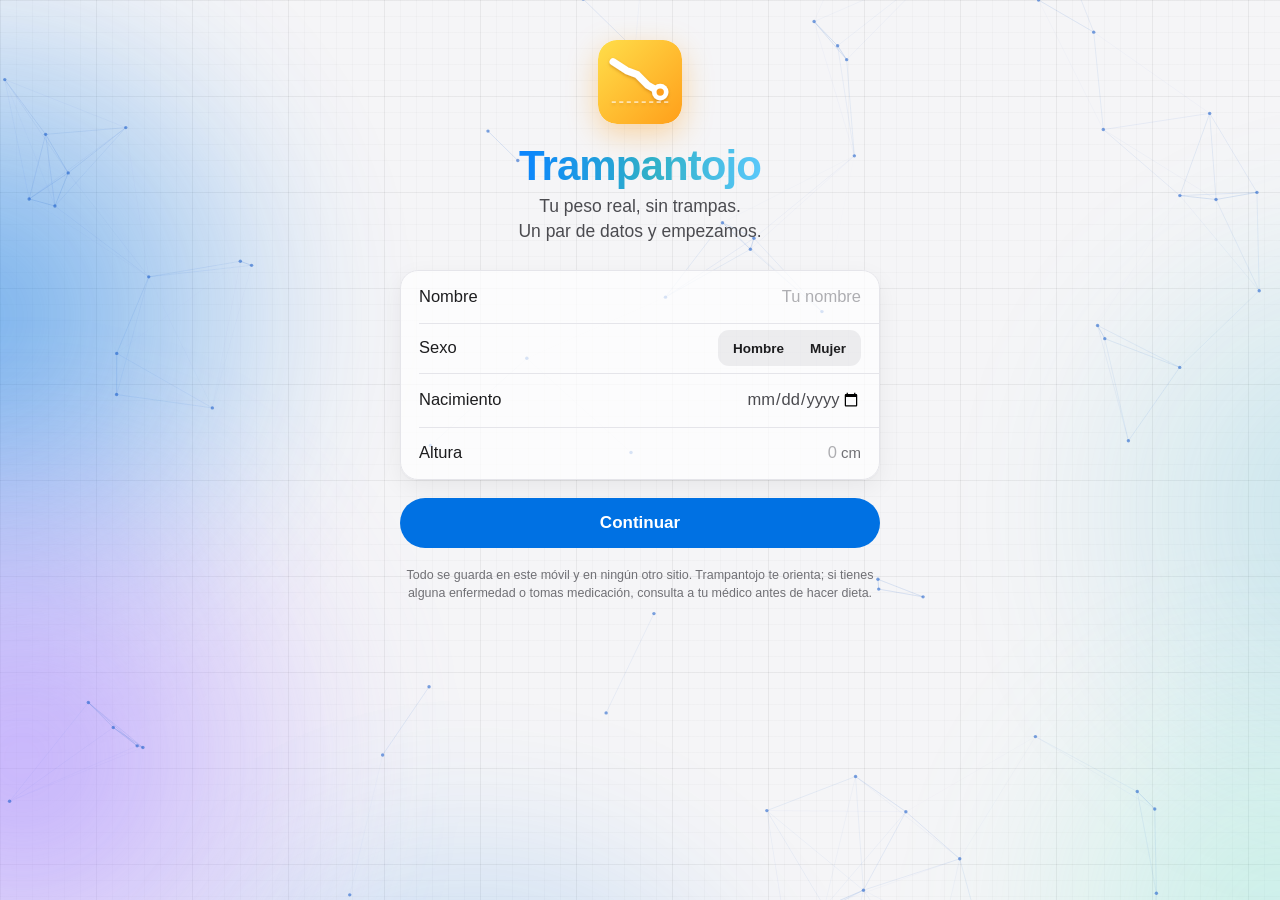
<file: index.html>
<!doctype html>
<html lang="es" data-theme="light">
<head>
  <meta charset="utf-8">
  <meta name="viewport" content="width=device-width, initial-scale=1, viewport-fit=cover">
  <title>Trampantojo</title>
  <meta name="description" content="Tu peso real, sin trampas: registro diario, tendencia y ayuda para los antojos.">
  <meta name="theme-color" content="#f5f5f7">
  <script>
    // el tema antes de pintar nada, para que no parpadee: claro por defecto, como bimio.tools
    try { document.documentElement.dataset.theme = localStorage.getItem('trampantojo:tema') || 'light'; } catch (e) { /* claro */ }
  </script>
  <link rel="manifest" href="manifest.webmanifest">
  <link rel="icon" href="icons/icon.svg" type="image/svg+xml">
  <link rel="apple-touch-icon" href="icons/apple-touch-icon.png">
  <link rel="stylesheet" href="css/app.css?v=0.12.1">
</head>
<body>
  <!-- El fondo de bimio.tools: manchas de color que se mueven y la constelación -->
  <div class="page-fx" aria-hidden="true">
    <span class="hx b1"></span><span class="hx b2"></span><span class="hx b3"></span><span class="hx b4"></span><span class="hx b5"></span>
    <canvas class="page-cloud"></canvas>
  </div>

  <div id="app">
    <header class="app-header">
      <img class="app-mark" src="icons/icon.svg" alt="" width="46" height="46">
      <div class="app-header-text">
        <p class="app-header-sub" id="today-label"></p>
        <h1 id="screen-title">Trampantojo</h1>
      </div>
    </header>

    <main>
      <!-- ── Hoy ─────────────────────────────────────────────── -->
      <section id="screen-hoy" class="screen" data-title="Hoy">
        <form class="card weigh" id="weigh-form" autocomplete="off">
          <label for="weigh-kg" class="eyebrow">Peso de hoy</label>
          <div class="weigh-row">
            <div class="field-unit big">
              <input id="weigh-kg" name="kg" type="text" inputmode="decimal" placeholder="0,0" aria-describedby="weigh-hint">
              <span>kg</span>
            </div>
            <button type="submit" class="btn primary">Guardar</button>
          </div>
          <p class="card-foot" id="weigh-hint"></p>
          <details class="more">
            <summary>Añadir medidas</summary>
            <div class="measures">
              <label>Cintura<span class="field-unit"><input name="waist" type="text" inputmode="decimal" placeholder="—"><span>cm</span></span></label>
              <label>Cuello<span class="field-unit"><input name="neck" type="text" inputmode="decimal" placeholder="—"><span>cm</span></span></label>
              <label class="only-m">Cadera<span class="field-unit"><input name="hip" type="text" inputmode="decimal" placeholder="—"><span>cm</span></span></label>
            </div>
            <p class="card-foot">Cintura a la altura del ombligo, sin apretar. Con cintura y cuello calculo tu % de grasa.</p>
          </details>
        </form>

<button type="button" class="card craving-cta" data-craving>
          <span class="craving-icon" aria-hidden="true"><svg viewBox="0 0 24 24"><path d="M3 15c2.5 0 2.5-3 5-3s2.5 3 5 3 2.5-3 5-3 2.5 3 3 3"/><path d="M3 19c2.5 0 2.5-3 5-3s2.5 3 5 3 2.5-3 5-3 2.5 3 3 3"/><path d="M12 3v5M9.5 6 12 8.5 14.5 6"/></svg></span>
          <span class="craving-text"><strong>Tengo un antojo</strong><small>Púlsalo antes de comer: te explico por qué te pasa y cómo pasarlo</small></span>
          <span class="chev" aria-hidden="true"></span>
        </button>

        <div class="card message" id="message-card">
          <p class="eyebrow">Para hoy</p>
          <p class="message-title" id="message-title"></p>
          <p class="message-text" id="message-text"></p>
        </div>

        <div class="card backup-nudge" id="backup-nudge" hidden>
          <p class="eyebrow" id="nudge-eyebrow">Tus datos</p>
          <p class="message-title" id="nudge-title"></p>
          <p class="message-text" id="nudge-text"></p>
          <div class="nudge-actions">
            <button type="button" class="btn primary small" id="nudge-go"></button>
            <button type="button" class="btn plain small" id="nudge-later">Ahora no</button>
          </div>
        </div>
        <div class="card water" id="water-card">
          <div class="water-head">
            <p class="eyebrow">Agua hoy</p>
            <span class="water-count" id="water-count"></span>
          </div>
          <div class="glasses" id="glasses" role="group" aria-label="Vasos de agua"></div>
        </div>

        <div class="card exercise" id="exercise-card">
          <div class="water-head">
            <p class="eyebrow">Ejercicio hoy</p>
            <span class="water-count" id="exercise-count"></span>
          </div>
          <ul class="ex-list" id="exercise-list"></ul>
          <div class="meter ex-meter" role="presentation"><span id="exercise-bar"></span></div>
          <p class="card-foot" id="exercise-week"></p>
          <button type="button" class="btn ghost small" id="exercise-add">+ Apuntar ejercicio</button>
        </div>

        <div class="card hero" id="hero-card">
          <p class="eyebrow">Tu camino</p>
          <p class="hero-value"><span id="hero-kg">—</span><span class="unit">kg</span></p>
          <p class="hero-delta" id="hero-delta"></p>
          <p class="card-sub" id="journey-sub"></p>
          <div class="chart-box" id="chart-hoy"></div>
          <button class="row-link" data-go="evolucion">Ver toda la evolución</button>
        </div>

        <p class="section-label" id="tiles-label">Tus números</p>
        <div class="tiles" id="tiles"></div>

        <div class="card nudge" id="habits-nudge" hidden>
          <p class="message-title">Cuéntame tus hábitos</p>
          <p class="message-text">Con tu ejercicio y cómo comes, calculo mejor lo que gastas.</p>
          <button class="btn ghost" data-go="perfil" data-focus="habitos">Rellenar hábitos</button>
        </div>
      </section>

      <!-- ── Comidas ─────────────────────────────────────────── -->
      <section id="screen-comidas" class="screen" data-title="Comidas" hidden>
        <div class="day-nav">
          <button type="button" class="btn plain small" id="day-prev">‹ Día anterior</button>
          <span class="day-label" id="day-label">Hoy</span>
          <button type="button" class="btn plain small" id="day-next">Siguiente ›</button>
        </div>
<button type="button" class="card craving-cta" data-craving>
          <span class="craving-icon" aria-hidden="true"><svg viewBox="0 0 24 24"><path d="M3 15c2.5 0 2.5-3 5-3s2.5 3 5 3 2.5-3 5-3 2.5 3 3 3"/><path d="M3 19c2.5 0 2.5-3 5-3s2.5 3 5 3 2.5-3 5-3 2.5 3 3 3"/><path d="M12 3v5M9.5 6 12 8.5 14.5 6"/></svg></span>
          <span class="craving-text"><strong>Tengo un antojo</strong><small>Antes de picar: por qué te pasa y cómo pasarlo</small></span>
          <span class="chev" aria-hidden="true"></span>
        </button>
        <div class="card intake">
          <p class="eyebrow" id="intake-label">Hoy llevas</p>
          <p class="hero-value"><span id="kcal-eaten">0</span><span class="unit">kcal</span></p>
          <div class="meter" role="presentation"><span id="kcal-bar"></span></div>
          <p class="card-sub" id="kcal-sub"></p>
          <p class="card-foot" id="macros"></p>
          <div class="qday" id="qday" hidden>
            <p class="eyebrow">Qué tipo de calorías</p>
            <div class="qbar" role="presentation"><span class="q-b" id="qbar-b"></span><span class="q-r" id="qbar-r"></span><span class="q-m" id="qbar-m"></span></div>
            <p class="qday-legend" id="qday-legend"></p>
            <p class="card-foot" id="qday-note"></p>
          </div>
        </div>
        <div class="card ideas-card" id="ideas-card" hidden></div>
        <button type="button" class="card out-cta" id="out-open">
          <span class="out-icon" aria-hidden="true"><svg viewBox="0 0 24 24"><path d="M7 3v8M5 3v5a2 2 0 0 0 4 0V3M7 11v10M17 3c-2 1.5-3 4-3 7h3v11"/></svg></span>
          <span class="craving-text"><strong>¿Comes fuera?</strong><small>Qué pedir en un menú del día, de tapas, en la pizzería…</small></span>
          <span class="chev" aria-hidden="true"></span>
        </button>
        <div id="meals"></div>
        <p class="section-label">Menú de la semana</p>
        <div class="card menu-card" id="menu-card"></div>
        <p class="section-label">Mis platos</p>
        <ul class="group log" id="dishes"></ul>
        <p class="section-foot" id="dishes-empty">Cuando apuntes una comida con varias cosas (lentejas + pan + aceite), «Guardar como plato» la deja lista para otro día, de un toque.</p>
        <p class="section-foot">Valores orientativos de tablas públicas. Tu gasto real, medido con la báscula, corrige lo que la tabla no sabe de tu cocina.</p>
      </section>

      <!-- ── Evolución ───────────────────────────────────────── -->
      <section id="screen-evolucion" class="screen" data-title="Evolución" hidden>
        <div class="segmented" role="radiogroup" aria-label="Periodo">
          <button type="button" role="radio" data-range="30">30 días</button>
          <button type="button" role="radio" data-range="90">90 días</button>
          <button type="button" role="radio" data-range="0">Todo</button>
          <button type="button" role="radio" data-range="-1">Mi plan</button>
        </div>
        <div class="card" id="week-card"></div>
        <div class="card cal-card">
          <div class="cal-head">
            <button type="button" class="cal-nav" id="cal-prev" aria-label="Mes anterior">‹</button>
            <p class="eyebrow" id="cal-title"></p>
            <button type="button" class="cal-nav" id="cal-next" aria-label="Mes siguiente">›</button>
          </div>
          <p class="card-sub" id="cal-sub"></p>
          <div class="cal-grid" id="cal-grid" role="grid" aria-label="Tus hábitos del mes"></div>
          <p class="cal-legend" id="cal-legend"></p>
          <p class="card-foot" id="cal-detail"></p>
        </div>
        <div class="card">
          <p class="eyebrow">Evolución del peso</p>
          <p class="card-sub" id="evo-sub"></p>
          <div class="chart-box" id="chart-evo"></div>
          <button class="row-link" data-go="registro">Ver los datos uno a uno</button>
        </div>
        <p class="section-label">Objetivos intermedios</p>
        <ul class="group log" id="goals"></ul>
        <p class="section-foot">Un peso y una fecha («88 kg para Navidad»). Aparecen en la gráfica como un rombo; la línea azul discontinua es la que deberías seguir.</p>
        <div class="card spaced">
          <p class="eyebrow">Tu cintura</p>
          <p class="card-sub" id="waist-sub"></p>
          <div class="chart-box" id="chart-waist"></div>
          <p class="card-foot">La cintura es la mejor pista de la grasa visceral, la que se acumula entre los órganos y la que más riesgo tiene para la salud. Mídela a la altura del ombligo, de pie y sin apretar, siempre igual.</p>
        </div>
        <div class="card photos-card">
          <p class="eyebrow">Tus fotos</p>
          <p class="card-sub" id="photos-sub"></p>
          <div class="photo-grid" id="photo-grid"></div>
          <div class="menu-row">
            <label class="btn primary small photo-add">+ Añadir foto<input type="file" id="photo-input" accept="image/*" hidden></label>
            <button type="button" class="btn ghost small" id="photo-compare" hidden>Antes y ahora</button>
          </div>
          <p class="card-foot">Las fotos se quedan sólo en tu móvil. Para compararlas bien: misma luz, misma ropa, mismo sitio y la misma postura.</p>
        </div>
        <div class="card">
          <p class="eyebrow">Ritmo semana a semana</p>
          <p class="card-sub">Cuánto ha bajado o subido tu tendencia cada semana.</p>
          <div class="chart-box" id="chart-rate"></div>
        </div>
        <div class="card">
          <p class="eyebrow">Tus antojos</p>
          <div id="craving-card"></div>
        </div>
        <div class="card">
          <p class="eyebrow">Calorías por día</p>
          <p class="card-sub" id="kcal-chart-sub">Lo que has apuntado cada día frente a tu objetivo.</p>
          <div class="chart-box" id="chart-kcal"></div>
        </div>
        <div class="card">
          <p class="eyebrow">Ejercicio por semana</p>
          <p class="card-sub" id="exercise-chart-sub"></p>
          <div class="qchart exchart" id="chart-exercise"></div>
        </div>
        <div class="card">
          <p class="eyebrow">La calidad de tus calorías</p>
          <p class="card-sub" id="quality-chart-sub"></p>
          <div class="qchart" id="chart-quality"></div>
        </div>
        <p class="section-label">Tus logros</p>
        <div class="badges" id="badges"></div>
        <p class="section-label">Tu salud en números</p>
        <dl class="group facts" id="facts"></dl>
        <p class="section-foot">Orientativo. Trampantojo te ayuda a ordenarte, no sustituye a tu médico.</p>
      </section>

      <!-- ── Registro ────────────────────────────────────────── -->
      <section id="screen-registro" class="screen" data-title="Registro" hidden>
        <button class="btn ghost block" id="add-past">Añadir otro día</button>
        <p class="section-label">Tus pesadas</p>
        <ul class="group log" id="log"></ul>
        <p class="section-foot" id="log-foot">Toca una pesada para corregirla o borrarla.</p>
        <p class="empty" id="log-empty" hidden>Todavía no has apuntado ningún peso.</p>
      </section>

      <!-- ── Perfil ──────────────────────────────────────────── -->
      <section id="screen-perfil" class="screen" data-title="Perfil" hidden>
        <form id="profile-form" autocomplete="off">
          <p class="section-label">Tus datos</p>
          <div class="group">
            <label class="item"><span class="item-title">Nombre</span><input name="name" type="text" autocomplete="given-name" placeholder="Tu nombre" required></label>
            <div class="item">
              <span class="item-title">Sexo<small>Cambia la fórmula del gasto</small></span>
              <div class="segmented compact" role="radiogroup" aria-label="Sexo">
                <label><input type="radio" name="sex" value="h" required><span>Hombre</span></label>
                <label><input type="radio" name="sex" value="m"><span>Mujer</span></label>
              </div>
            </div>
            <label class="item"><span class="item-title">Nacimiento</span><input name="birthDate" type="date" required></label>
            <label class="item"><span class="item-title">Altura</span><span class="field-unit"><input name="heightCm" type="text" inputmode="numeric" placeholder="0" required><span>cm</span></span></label>
          </div>

          <p class="section-label">Tu meta</p>
          <div class="group">
            <label class="item"><span class="item-title">Peso objetivo</span><span class="field-unit"><input name="goalKg" type="text" inputmode="decimal" placeholder="0,0" required><span>kg</span></span></label>
            <label class="item"><span class="item-title">¿Para cuándo?</span><input name="goalDate" type="date"></label>
            <button type="button" class="item picker" data-picker="pace"><span class="item-title">Ritmo</span><span class="picker-value" data-for="pace"></span><span class="chev" aria-hidden="true"></span></button>
            <button type="button" class="item picker" data-picker="activity"><span class="item-title">Actividad</span><span class="picker-value" data-for="activity"></span><span class="chev" aria-hidden="true"></span></button>
          </div>
          <input type="hidden" name="activity">
          <p class="section-foot" id="pace-hint"></p>
          <p class="section-foot" id="goal-hint"></p>
          <p class="section-foot" id="activity-hint"></p>
          <button type="submit" class="btn primary block">Guardar mis datos</button>
        </form>

        <p class="section-label">Tu plan</p>
        <div class="group">
          <button type="button" class="item action" id="plan-restart"><span class="item-title">Empezar el plan de nuevo desde hoy</span><span class="chev" aria-hidden="true"></span></button>
        </div>
        <p class="section-foot" id="plan-summary"></p>

        <form id="habits-form" autocomplete="off">
          <p class="section-label" id="habitos">Tus hábitos</p>
          <div class="group">
            <label class="item"><span class="item-title">Ejercicio</span><input name="exerciseType" type="text" placeholder="Andar, pádel…"></label>
            <label class="item"><span class="item-title">Días por semana</span><input name="exerciseDays" type="text" inputmode="numeric" placeholder="0"></label>
            <label class="item"><span class="item-title">Minutos cada vez</span><input name="exerciseMinutes" type="text" inputmode="numeric" placeholder="0"></label>
            <button type="button" class="item picker" data-picker="work"><span class="item-title">Trabajo</span><span class="picker-value" data-for="work"></span><span class="chev" aria-hidden="true"></span></button>
            <button type="button" class="item picker" data-picker="steps"><span class="item-title">Pasos al día</span><span class="picker-value" data-for="steps"></span><span class="chev" aria-hidden="true"></span></button>
            <button type="button" class="item picker" data-picker="exerciseCredit"><span class="item-title">Calorías del ejercicio</span><span class="picker-value" data-for="exerciseCredit"></span><span class="chev" aria-hidden="true"></span></button>
          </div>
          <p class="section-foot" id="habits-suggest"></p>

          <p class="section-label">Cómo comes</p>
          <div class="group">
            <button type="button" class="item picker" data-picker="oil"><span class="item-title">Aceite al cocinar</span><span class="picker-value" data-for="oil"></span><span class="chev" aria-hidden="true"></span></button>
            <button type="button" class="item picker" data-picker="portions"><span class="item-title">Raciones</span><span class="picker-value" data-for="portions"></span><span class="chev" aria-hidden="true"></span></button>
            <label class="item"><span class="item-title">No me gusta</span><input name="dislikes" type="text" placeholder="Coliflor…"></label>
            <label class="item"><span class="item-title">Alergias</span><input name="allergies" type="text" placeholder="Lactosa…"></label>
          </div>
          <input type="hidden" name="work"><input type="hidden" name="steps"><input type="hidden" name="oil"><input type="hidden" name="portions"><input type="hidden" name="exerciseCredit">
          <p class="section-foot">Con esto afino tu gasto, y en la próxima versión los consejos de comida.</p>

          <p class="section-label">Tus razones</p>
          <div class="group">
            <label class="item stacked"><span class="sr">Tus razones para adelgazar</span>
              <textarea name="reasons" rows="3" placeholder="¿Por qué quieres adelgazar? Escríbelo con tus palabras: te lo recordaré cuando te dé un antojo."></textarea>
            </label>
          </div>
          <button type="submit" class="btn primary block">Guardar hábitos</button>
        </form>

        <p class="section-label">Apariencia</p>
        <div class="group">
          <div class="item">
            <span class="item-title">Tema</span>
            <div class="segmented compact" role="radiogroup" aria-label="Tema" id="theme-seg">
              <button type="button" role="radio" data-theme-choice="light">Claro</button>
              <button type="button" role="radio" data-theme-choice="dark">Oscuro</button>
              <button type="button" role="radio" data-theme-choice="auto">Auto</button>
            </div>
          </div>
        </div>
        <p class="section-foot">«Auto» sigue el tema del móvil.</p>

        <p class="section-label">Recordatorios de agua</p>
        <form class="group" id="water-form" autocomplete="off">
          <button type="button" class="item action" id="water-toggle"><span class="item-title">Avisarme si no bebo<small id="water-toggle-sub">Con «+1 vaso» y «Silenciar para siempre» en la propia notificación</small></span><span class="picker-value" id="water-toggle-val">No</span><span class="chev" aria-hidden="true"></span></button>
          <button type="button" class="item picker" data-picker="wevery"><span class="item-title">Si no bebo en</span><span class="picker-value" data-for="wevery"></span><span class="chev" aria-hidden="true"></span></button>
          <button type="button" class="item picker" data-picker="wfrom"><span class="item-title">Desde</span><span class="picker-value" data-for="wfrom"></span><span class="chev" aria-hidden="true"></span></button>
          <button type="button" class="item picker" data-picker="wto"><span class="item-title">Hasta</span><span class="picker-value" data-for="wto"></span><span class="chev" aria-hidden="true"></span></button>
          <button type="button" class="item action" id="water-test"><span class="item-title">Probar un aviso ahora</span><span class="chev" aria-hidden="true"></span></button>
          <input type="hidden" name="wevery"><input type="hidden" name="wfrom"><input type="hidden" name="wto">
        </form>
        <p class="section-foot" id="water-note"></p>

        <p class="section-label">Copia de seguridad</p>
        <div class="group">
          <button type="button" class="item action" id="auto-backup"><span class="item-title">Copia automática<small id="auto-backup-sub">Se guarda sola en una carpeta del móvil</small></span><span class="picker-value" id="auto-backup-state"></span><span class="chev" aria-hidden="true"></span></button>
          <button type="button" class="item action" id="auto-backup-change" hidden><span class="item-title">Cambiar de carpeta</span><span class="chev" aria-hidden="true"></span></button>
          <button type="button" class="item action" id="export"><span class="item-title">Guardar una copia ahora<small>A Drive, al correo o a Descargas</small></span><span class="chev" aria-hidden="true"></span></button>
          <label class="item action"><span class="item-title">Cargar copia</span><span class="chev" aria-hidden="true"></span><input type="file" id="import" accept="application/json,.json" hidden></label>
        </div>
        <p class="section-foot" id="backup-status"></p>
        <p class="section-foot">Tus datos viven en este móvil. La copia automática los guarda cada día en una carpeta que eliges (Documentos, por ejemplo), que no se borra aunque borres los datos de Chrome: la última en <b>trampantojo-copia.json</b> y una por semana con su fecha. Para pasar la app a otro móvil, «Cargar copia» con ese fichero.</p>

        <p class="fine center" id="version"></p>
      </section>
    </main>

    <nav class="tabs" aria-label="Secciones">
      <button data-go="hoy"><svg viewBox="0 0 24 24" aria-hidden="true"><path d="M4 10.5 12 4l8 6.5V19a1 1 0 0 1-1 1h-4.5v-5.5h-5V20H5a1 1 0 0 1-1-1z"/></svg><span>Hoy</span></button>
      <button data-go="comidas"><svg viewBox="0 0 24 24" aria-hidden="true"><path d="M7 3v8M4.5 3v5a2.5 2.5 0 0 0 5 0V3M7 11v10"/><path d="M17 21V3c-2.2 1-3.5 3.4-3.5 6.5V13H17"/></svg><span>Comidas</span></button>
      <button data-go="evolucion"><svg viewBox="0 0 24 24" aria-hidden="true"><path d="M3.5 16.5 9 11l3.5 3 8-8"/><path d="M15 6h5.5v5.5"/></svg><span>Evolución</span></button>
      <button data-go="registro"><svg viewBox="0 0 24 24" aria-hidden="true"><path d="M8.5 6.5h11M8.5 12h11M8.5 17.5h11"/><circle cx="4.5" cy="6.5" r=".9"/><circle cx="4.5" cy="12" r=".9"/><circle cx="4.5" cy="17.5" r=".9"/></svg><span>Registro</span></button>
      <button data-go="perfil"><svg viewBox="0 0 24 24" aria-hidden="true"><circle cx="12" cy="8.5" r="3.8"/><path d="M4.5 20c1.3-3.6 4.2-5.5 7.5-5.5s6.2 1.9 7.5 5.5"/></svg><span>Perfil</span></button>
    </nav>
  </div>

  <!-- ── Primera vez ─────────────────────────────────────────── -->
  <div id="welcome" class="welcome" hidden>
    <form id="welcome-form" class="welcome-card" autocomplete="off" novalidate>
      <img class="welcome-mark" src="icons/icon.svg" alt="" width="84" height="84">
      <h1><span class="grad">Trampantojo</span></h1>
      <p class="lead">Tu peso real, sin trampas.<br>Un par de datos y empezamos.</p>
      <div class="step" data-step="1">
        <div class="group">
          <label class="item"><span class="item-title">Nombre</span><input name="name" type="text" autocomplete="given-name" placeholder="Tu nombre" required></label>
          <div class="item">
            <span class="item-title">Sexo</span>
            <div class="segmented compact" role="radiogroup" aria-label="Sexo">
              <label><input type="radio" name="sex" value="h" required><span>Hombre</span></label>
              <label><input type="radio" name="sex" value="m"><span>Mujer</span></label>
            </div>
          </div>
          <label class="item"><span class="item-title">Nacimiento</span><input name="birthDate" type="date" required></label>
          <label class="item"><span class="item-title">Altura</span><span class="field-unit"><input name="heightCm" type="text" inputmode="numeric" placeholder="0" required><span>cm</span></span></label>
        </div>
      </div>
      <div class="step" data-step="2" hidden>
        <div class="group">
          <label class="item"><span class="item-title">Peso de hoy</span><span class="field-unit"><input name="kg" type="text" inputmode="decimal" placeholder="0,0" required><span>kg</span></span></label>
          <label class="item"><span class="item-title">Peso objetivo</span><span class="field-unit"><input name="goalKg" type="text" inputmode="decimal" placeholder="0,0" required><span>kg</span></span></label>
          <label class="item"><span class="item-title">¿Para cuándo?</span><input name="goalDate" type="date"></label>
          <button type="button" class="item picker" data-picker="pace"><span class="item-title">Ritmo</span><span class="picker-value" data-for="pace"></span><span class="chev" aria-hidden="true"></span></button>
          <button type="button" class="item picker" data-picker="activity"><span class="item-title">Actividad</span><span class="picker-value" data-for="activity"></span><span class="chev" aria-hidden="true"></span></button>
        </div>
        <input type="hidden" name="activity" value="sedentario">
        <p class="section-foot" id="welcome-pace-hint"></p>
        <p class="section-foot" id="welcome-goal-hint"></p>
      </div>
      <p class="error" id="welcome-error" role="alert"></p>
      <div class="welcome-actions">
        <button type="submit" class="btn primary block" id="welcome-next">Continuar</button>
        <button type="button" class="btn plain block" id="welcome-back" hidden>Atrás</button>
      </div>
      <p class="fine center">Todo se guarda en este móvil y en ningún otro sitio. Trampantojo te orienta; si tienes alguna enfermedad o tomas medicación, consulta a tu médico antes de hacer dieta.</p>
    </form>
  </div>

  <!-- ── Elegir una opción: hoja inferior (sustituye a los desplegables) ── -->
  <dialog id="picker-dialog" class="sheet">
    <div class="sheet-grabber" aria-hidden="true"></div>
    <div class="sheet-bar">
      <span></span>
      <h2 id="picker-title"></h2>
      <button type="button" class="bar-btn strong" id="picker-done">Listo</button>
    </div>
    <ul class="group picker-list" id="picker-list" role="listbox"></ul>
    <p class="section-foot" id="picker-foot"></p>
  </dialog>

  <!-- ── Corregir una pesada ─────────────────────────────────── -->
  <dialog id="edit-dialog" class="sheet">
    <form id="edit-form" autocomplete="off">
      <div class="sheet-grabber" aria-hidden="true"></div>
      <div class="sheet-bar">
        <button type="button" class="bar-btn" id="edit-cancel">Cancelar</button>
        <h2 id="edit-title">Pesada</h2>
        <button type="submit" class="bar-btn strong">Guardar</button>
      </div>
      <div class="group">
        <label class="item"><span class="item-title">Día</span><input name="date" type="date" required></label>
        <label class="item"><span class="item-title">Peso</span><span class="field-unit"><input name="kg" type="text" inputmode="decimal" placeholder="0,0" required><span>kg</span></span></label>
      </div>
      <p class="section-label">Medidas (opcional)</p>
      <div class="group">
        <label class="item"><span class="item-title">Cintura</span><span class="field-unit"><input name="waist" type="text" inputmode="decimal" placeholder="—"><span>cm</span></span></label>
        <label class="item"><span class="item-title">Cuello</span><span class="field-unit"><input name="neck" type="text" inputmode="decimal" placeholder="—"><span>cm</span></span></label>
        <label class="item only-m"><span class="item-title">Cadera</span><span class="field-unit"><input name="hip" type="text" inputmode="decimal" placeholder="—"><span>cm</span></span></label>
      </div>
      <p class="error" id="edit-error" role="alert"></p>
      <div class="group spaced-group">
        <button type="button" class="item action destructive" id="edit-delete"><span class="item-title">Borrar esta pesada</span></button>
      </div>
    </form>
  </dialog>

  <!-- ── Un objetivo intermedio ──────────────────────────────── -->
  <dialog id="goal-dialog" class="sheet">
    <form id="goal-form" autocomplete="off">
      <div class="sheet-grabber" aria-hidden="true"></div>
      <div class="sheet-bar">
        <button type="button" class="bar-btn" id="goal-cancel">Cancelar</button>
        <h2 id="goal-title">Nuevo objetivo</h2>
        <button type="submit" class="bar-btn strong">Guardar</button>
      </div>
      <div class="group">
        <label class="item"><span class="item-title">Nombre</span><input name="name" type="text" placeholder="Navidad, verano…" maxlength="24"></label>
        <label class="item"><span class="item-title">Peso</span><span class="field-unit"><input name="kg" type="text" inputmode="decimal" placeholder="0,0" required><span>kg</span></span></label>
        <label class="item"><span class="item-title">Fecha</span><input name="date" type="date" required></label>
      </div>
      <p class="section-foot" id="goal-dialog-hint"></p>
      <p class="section-label" id="goal-ideas-label">Ideas</p>
      <div class="ideas" id="goal-ideas"></div>
      <p class="error" id="goal-error" role="alert"></p>
      <div class="group spaced-group" id="goal-delete-group">
        <button type="button" class="item action destructive" id="goal-delete"><span class="item-title">Borrar este objetivo</span></button>
      </div>
    </form>
  </dialog>

  <!-- ── Añadir comida: buscar, ración, código, a mano ────────── -->
  <dialog id="food-dialog" class="sheet tall">
    <div class="sheet-grabber" aria-hidden="true"></div>
    <div class="sheet-bar">
      <button type="button" class="bar-btn" id="food-cancel">Cerrar</button>
      <h2 id="food-title">Añadir</h2>
      <span></span>
    </div>

    <div id="food-search-view">
      <label class="search"><span class="sr">Buscar alimento</span>
        <input id="food-q" type="search" placeholder="Busca o escribe «2 huevos y una tostada»" autocomplete="off" enterkeyhint="search">
      </label>
      <div class="food-actions">
        <button type="button" class="btn ghost small" id="food-scan">Escanear código</button>
        <button type="button" class="btn ghost small" id="food-manual">Calorías a mano</button>
      </div>
      <div class="card phrase" id="food-phrase" hidden></div>
      <p class="section-label" id="food-list-label">Recientes</p>
      <ul class="group log" id="food-results"></ul>
    </div>

    <div id="food-portion-view" hidden>
      <p class="portion-name" id="portion-name"></p>
      <p class="card-foot" id="portion-per100"></p>
      <p class="qchip-line" id="portion-quality" hidden></p>
      <div class="type-list" id="portion-types"></div>
      <p class="section-label">Ración</p>
      <div class="ideas" id="portion-units"></div>
      <div class="group spaced-group">
        <div class="item">
          <span class="item-title" id="portion-qty-label">Cantidad</span>
          <div class="stepper">
            <button type="button" id="portion-minus" aria-label="Menos">−</button>
            <input id="portion-qty" type="text" inputmode="decimal" aria-label="Cantidad">
            <button type="button" id="portion-plus" aria-label="Más">+</button>
          </div>
        </div>
        <div class="item"><span class="item-title">Peso</span><span class="picker-value" id="portion-grams"></span></div>
      </div>
      <div class="card result">
        <p class="hero-value"><span id="portion-result">0 kcal</span></p>
        <p class="card-foot" id="portion-macros"></p>
      </div>
      <button type="button" class="btn primary block" id="portion-add">Añadir</button>
      <button type="button" class="btn plain block" id="portion-back">Volver</button>
      <div class="group spaced-group">
        <button type="button" class="item action destructive" id="portion-delete"><span class="item-title">Quitar de la lista</span></button>
      </div>
    </div>

    <div id="food-scan-view" hidden>
      <video id="scan-video" playsinline muted hidden></video>
      <p class="section-foot" id="scan-status"></p>
      <div class="group spaced-group">
        <label class="item"><span class="item-title">Código</span><input id="scan-code" type="text" inputmode="numeric" placeholder="8410000000000"></label>
      </div>
      <button type="button" class="btn primary block" id="scan-lookup">Buscar el producto</button>
      <button type="button" class="btn plain block" id="scan-back">Volver</button>
      <p class="section-foot">Los datos del producto vienen de Open Food Facts (gratis). Sólo sale del móvil el número del código.</p>
    </div>

    <div id="food-manual-view" hidden>
      <form id="manual-form" autocomplete="off">
        <div class="group">
          <label class="item"><span class="item-title">Qué es</span><input name="name" type="text" placeholder="Menú del día, tapa…"></label>
          <label class="item"><span class="item-title">Calorías</span><span class="field-unit"><input name="kcal" type="text" inputmode="numeric" placeholder="0"><span>kcal</span></span></label>
          <label class="item"><span class="item-title">Proteína</span><span class="field-unit"><input name="p" type="text" inputmode="decimal" placeholder="—"><span>g</span></span></label>
        </div>
        <button type="submit" class="btn primary block">Añadir</button>
        <button type="button" class="btn plain block" id="manual-back">Volver</button>
      </form>
    </div>
  </dialog>

  <!-- ── Tengo un antojo ─────────────────────────────────────── -->
  <dialog id="photo-dialog" class="sheet tall">
    <div class="sheet-grabber" aria-hidden="true"></div>
    <div class="sheet-bar">
      <button type="button" class="bar-btn" id="photo-close">Cerrar</button>
      <h2 id="photo-title">Foto</h2>
      <button type="button" class="bar-btn danger-text" id="photo-delete">Borrar</button>
    </div>
    <img class="photo-full" id="photo-img" alt="">
    <p class="card-foot center" id="photo-meta"></p>
  </dialog>

  <dialog id="compare-dialog" class="sheet tall">
    <div class="sheet-grabber" aria-hidden="true"></div>
    <div class="sheet-bar">
      <button type="button" class="bar-btn" id="compare-close">Cerrar</button>
      <h2>Antes y ahora</h2>
      <span></span>
    </div>
    <div class="compare" id="compare-box">
      <img id="cmp-after" alt="Ahora">
      <img id="cmp-before" alt="Antes">
      <div class="cmp-line" id="cmp-line"></div>
      <span class="cmp-tag left" id="cmp-tag-before">Antes</span>
      <span class="cmp-tag right" id="cmp-tag-after">Ahora</span>
    </div>
    <input type="range" class="cmp-range" id="cmp-range" min="0" max="100" value="50" aria-label="Deslizar entre antes y ahora">
    <p class="card-sub center" id="cmp-meta"></p>
    <p class="crv-q">Antes</p>
    <div class="cmp-strip" id="cmp-strip-before"></div>
    <p class="crv-q">Ahora</p>
    <div class="cmp-strip" id="cmp-strip-after"></div>
  </dialog>

  <dialog id="out-dialog" class="sheet tall">
    <div class="sheet-grabber" aria-hidden="true"></div>
    <div class="sheet-bar">
      <button type="button" class="bar-btn" id="out-close">Cerrar</button>
      <h2>Comer fuera</h2>
      <span></span>
    </div>
    <div class="menu-days" id="out-places" role="tablist" aria-label="Dónde comes"></div>
    <p class="card-sub" id="out-intro"></p>
    <div id="out-groups"></div>
    <p class="section-label">Trucos para pedir</p>
    <ul class="out-tips" id="out-tips"></ul>
    <p class="fine">Las calorías de restaurante varían mucho según la ración y el aceite: son orientativas. Toca un plato para apuntarlo.</p>
  </dialog>

  <dialog id="shop-dialog" class="sheet tall">
    <div class="sheet-grabber" aria-hidden="true"></div>
    <div class="sheet-bar">
      <button type="button" class="bar-btn" id="shop-close">Cerrar</button>
      <h2>La compra</h2>
      <button type="button" class="bar-btn" id="shop-share">Compartir</button>
    </div>
    <p class="card-sub" id="shop-sub"></p>
    <div id="shop-list"></div>
    <button type="button" class="btn plain block" id="shop-clear">Desmarcar todo</button>
  </dialog>

  <dialog id="exercise-dialog" class="sheet">
    <div class="sheet-grabber" aria-hidden="true"></div>
    <div class="sheet-bar">
      <button type="button" class="bar-btn" id="ex-cancel">Cancelar</button>
      <h2>Apuntar ejercicio</h2>
      <span></span>
    </div>
    <p class="crv-q">¿Qué has hecho?</p>
    <div class="crv-types ex-types" id="ex-types"></div>
    <p class="crv-q">¿Cuánto rato?</p>
    <div class="segmented" role="radiogroup" aria-label="Minutos" id="ex-minutes"></div>
    <div class="group spaced-group">
      <div class="item">
        <span class="item-title">Minutos</span>
        <div class="stepper">
          <button type="button" id="ex-minus" aria-label="Menos">−</button>
          <input id="ex-qty" type="text" inputmode="numeric" aria-label="Minutos" value="30">
          <button type="button" id="ex-plus" aria-label="Más">+</button>
        </div>
      </div>
    </div>
    <div class="card result">
      <p class="hero-value"><span id="ex-kcal">0 kcal</span></p>
      <p class="card-foot" id="ex-note"></p>
    </div>
    <button type="button" class="btn primary block" id="ex-save">Apuntar</button>
  </dialog>

  <dialog id="craving-dialog" class="sheet tall">
    <div class="sheet-grabber" aria-hidden="true"></div>
    <div class="sheet-bar">
      <button type="button" class="bar-btn" id="crv-close">Cerrar</button>
      <h2 id="crv-title">Tengo un antojo</h2>
      <span></span>
    </div>

    <div id="crv-step1">
      <p class="crv-q">¿Qué te apetece?</p>
      <div class="crv-types" id="crv-types"></div>
      <p class="section-foot">Antes de nada: un antojo sube como una ola y baja solo en 10–20 minutos. Vamos a pasarlo juntos.</p>
    </div>

    <div id="crv-step2" hidden>
      <p class="crv-q">¿Cuánta hambre de estómago tienes?</p>
      <p class="section-foot crv-help">La de verdad, la que se calmaría con un plato de lentejas.</p>
      <div class="segmented" role="radiogroup" aria-label="Hambre" id="crv-hunger"></div>
      <p class="crv-q">¿Cómo estás ahora?</p>
      <div class="ideas" id="crv-mood"></div>
      <p class="crv-q">¿Cuánto dormiste anoche?</p>
      <div class="segmented" role="radiogroup" aria-label="Sueño" id="crv-sleep"></div>
      <button type="button" class="btn primary block" id="crv-go">Ver por qué me pasa</button>
    </div>

    <div id="crv-step3" hidden>
      <div class="card crv-burn-card">
        <p class="eyebrow">Si te lo comes</p>
        <p class="crv-portion" id="crv-portion"></p>
        <p class="hero-value crv-kcal" id="crv-kcal"></p>
        <p class="card-sub">Para quemarlo tendrías que hacer una de estas:</p>
        <div class="burn-grid" id="crv-burn"></div>
        <p class="card-foot" id="crv-cost"></p>
      </div>
      <div class="card crv-kind-card">
        <p class="eyebrow">Qué tipo de calorías son</p>
        <p class="qchip-line" id="crv-qchip"></p>
        <p class="card-sub" id="crv-made"></p>
        <div class="type-list" id="crv-tags"></div>
      </div>
      <div class="card crv-body-card" id="crv-body-card">
        <p class="eyebrow">Dónde se nota en tu cuerpo</p>
        <div class="body-wrap">
          <div class="body-fig" id="crv-body"></div>
          <ul class="body-legend" id="crv-body-legend"></ul>
        </div>
        <p class="card-foot" id="crv-body-note"></p>
      </div>
      <div class="card crv-swap-card" id="crv-swap-card">
        <p class="eyebrow" id="crv-swap-title">Mismas calorías, pero buenas</p>
        <p class="message-title" id="crv-swap-name"></p>
        <div class="swap-compare" id="crv-swap-compare"></div>
        <p class="message-text" id="crv-swap-why"></p>
        <button type="button" class="btn primary block" id="crv-swap-take">Me tomo esto en su lugar</button>
      </div>
      <div class="card">
        <p class="eyebrow">Por qué te pasa</p>
        <div class="crv-why" id="crv-why"></div>
        <p class="card-foot" id="crv-basis"></p>
      </div>
      <div class="card reasons" id="crv-reasons-card">
        <p class="eyebrow">Tus razones</p>
        <p class="message-text" id="crv-reasons"></p>
      </div>
      <p class="section-label">¿Qué hacemos?</p>
      <button type="button" class="btn primary block" id="crv-wait">Esperar 10 minutos conmigo</button>
      <button type="button" class="btn ghost block" id="crv-alt">Dame una alternativa sana</button>
      <button type="button" class="btn plain block" id="crv-eat">Me lo como, pero con cabeza</button>
      <button type="button" class="btn plain block" id="crv-passed">Ya se me ha pasado</button>
    </div>

    <div id="crv-timer" hidden>
      <div class="crv-ring">
        <svg viewBox="0 0 120 120" aria-hidden="true">
          <circle cx="60" cy="60" r="54" class="ring-bg"/>
          <circle cx="60" cy="60" r="54" class="ring-fg" id="crv-ring-fg" transform="rotate(-90 60 60)"/>
        </svg>
        <span class="crv-clock" id="crv-clock">10:00</span>
      </div>
      <div id="crv-timer-running">
        <p class="message-title center">Mientras tanto</p>
        <p class="message-text center crv-tip" id="crv-tip"></p>
        <button type="button" class="btn ghost block" id="crv-early">Ya se me ha pasado</button>
      </div>
      <div id="crv-timer-end" hidden>
        <p class="message-title center">Diez minutos. ¿Se te ha pasado?</p>
        <button type="button" class="btn primary block" id="crv-yes">Sí, vencido</button>
        <button type="button" class="btn ghost block" id="crv-no">No, sigo con ganas</button>
      </div>
    </div>

    <div id="crv-alts" hidden>
      <p class="card-sub" id="crv-alt-intro"></p>
      <ul class="group log" id="crv-alt-list"></ul>
      <button type="button" class="btn plain block" id="crv-alt-back">Volver</button>
    </div>

    <div id="crv-eatview" hidden>
      <div class="card">
        <p class="eyebrow">Con cabeza</p>
        <p class="message-title">Una ración pequeña, sentado y despacio</p>
        <p class="message-text">Sírvela en un plato (nunca del paquete), siéntate, sin pantallas, y cómetela despacio notando el sabor. La mitad del placer está en los primeros bocados.</p>
        <p class="message-title crv-portion" id="crv-eat-portion"></p>
      </div>
      <button type="button" class="btn primary block" id="crv-eat-add">Apuntar esta ración</button>
      <button type="button" class="btn plain block" id="crv-eat-back">Volver</button>
    </div>

    <div id="crv-done" hidden>
      <div class="crv-done-mark" aria-hidden="true">✓</div>
      <p class="message-title center" id="crv-done-title"></p>
      <p class="message-text center" id="crv-done-text"></p>
      <p class="card-foot center" id="crv-done-stats"></p>
      <button type="button" class="btn primary block" id="crv-done-close">Cerrar</button>
    </div>
  </dialog>

  <!-- ── Guardar una comida como plato ───────────────────────── -->
  <dialog id="dish-dialog" class="sheet">
    <form id="dish-form" autocomplete="off">
      <div class="sheet-grabber" aria-hidden="true"></div>
      <div class="sheet-bar">
        <button type="button" class="bar-btn" id="dish-cancel">Cancelar</button>
        <h2>Guardar como plato</h2>
        <button type="submit" class="bar-btn strong">Guardar</button>
      </div>
      <div class="group">
        <label class="item"><span class="item-title">Nombre</span><input name="name" type="text" placeholder="Lentejas de casa" maxlength="40"></label>
        <label class="item"><span class="item-title">Raciones</span><input name="servings" type="text" inputmode="decimal" placeholder="1"></label>
      </div>
      <p class="section-foot">Si lo que apuntaste era la olla entera, pon cuántas raciones salen: guardo lo que es una.</p>
    </form>
  </dialog>

  <!-- ── Aviso de datos ilegibles ─────────────────────────────── -->
  <div id="storage-alert" class="alert" hidden role="alert">
    <p class="message-title">No he podido leer tus datos</p>
    <p class="message-text" id="storage-alert-text"></p>
    <div class="alert-actions">
      <button class="btn ghost" id="storage-download">Descargar lo que había</button>
      <button class="btn plain destructive" id="storage-reset">Apartarlo y empezar</button>
    </div>
  </div>

  <div id="toast" class="toast" role="status" hidden></div>

  <script type="module" src="js/app.js?v=0.12.1"></script>
</body>
</html>
</file>
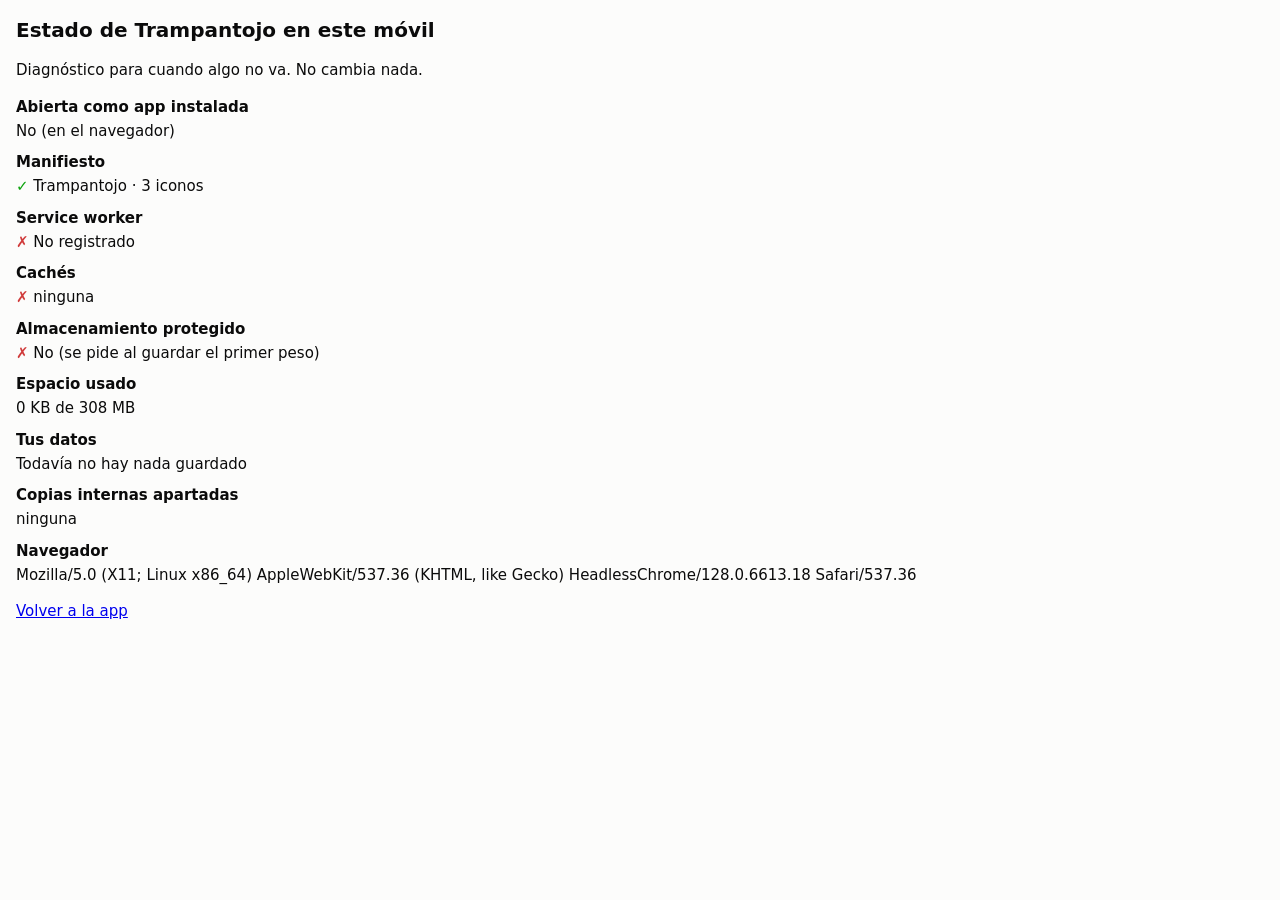
<file: estado.html>
<!doctype html>
<html lang="es">
<head>
  <meta charset="utf-8">
  <meta name="viewport" content="width=device-width, initial-scale=1">
  <title>Trampantojo · estado</title>
  <style>
    body { font: 15px/1.45 system-ui, sans-serif; margin: 16px; background: #fcfcfb; color: #0b0b0b; }
    @media (prefers-color-scheme: dark) { body { background: #1a1a19; color: #fff; } }
    h1 { font-size: 20px; }
    dt { font-weight: 600; margin-top: 10px; }
    dd { margin: 2px 0 0; word-break: break-word; }
    .ok::before { content: '✓ '; color: #0ca30c; }
    .ko::before { content: '✗ '; color: #d03b3b; }
  </style>
</head>
<body>
  <h1>Estado de Trampantojo en este móvil</h1>
  <p>Diagnóstico para cuando algo no va. No cambia nada.</p>
  <dl id="out"></dl>
  <p><a href="./">Volver a la app</a></p>
  <script>
    const out = document.getElementById('out');
    function row(label, value, ok) {
      const dt = document.createElement('dt'); dt.textContent = label;
      const dd = document.createElement('dd'); dd.textContent = value;
      if (ok === true) dd.className = 'ok'; else if (ok === false) dd.className = 'ko';
      out.append(dt, dd);
    }
    (async () => {
      row('Abierta como app instalada', matchMedia('(display-mode: standalone)').matches ? 'Sí' : 'No (en el navegador)');
      try {
        const r = await fetch('manifest.webmanifest', { cache: 'no-store' });
        const m = await r.json();
        row('Manifiesto', `${m.name} · ${m.icons.length} iconos`, true);
      } catch (e) { row('Manifiesto', 'No carga: ' + e, false); }
      if ('serviceWorker' in navigator) {
        const reg = await navigator.serviceWorker.getRegistration();
        row('Service worker', reg ? (reg.active ? 'Activo' : 'Registrado, aún no activo') : 'No registrado', !!reg?.active);
        const keys = await caches.keys();
        row('Cachés', keys.join(', ') || 'ninguna', keys.length > 0);
      } else row('Service worker', 'Este navegador no lo admite', false);
      try {
        const persisted = await navigator.storage?.persisted?.();
        row('Almacenamiento protegido', persisted ? 'Sí: el móvil no lo borrará por falta de espacio' : 'No (se pide al guardar el primer peso)', persisted);
        const est = await navigator.storage?.estimate?.();
        if (est) row('Espacio usado', `${(est.usage / 1024).toFixed(0)} KB de ${(est.quota / 1048576).toFixed(0)} MB`);
      } catch { /* sin datos de almacenamiento */ }
      try {
        const raw = localStorage.getItem('trampantojo:datos');
        if (!raw) row('Tus datos', 'Todavía no hay nada guardado');
        else {
          const d = JSON.parse(raw);
          const w = (d.weights || []).map(x => x.date).sort();
          row('Tus datos', `Legibles · versión ${d.schema} · ${w.length} pesadas${w.length ? ` (del ${w[0]} al ${w[w.length - 1]})` : ''}`, true);
          row('Última copia de seguridad', d.meta?.lastBackup || 'nunca', !!d.meta?.lastBackup);
        }
        const snaps = [];
        for (let i = 0; i < localStorage.length; i++) {
          const k = localStorage.key(i);
          if (k.startsWith('trampantojo:') && k !== 'trampantojo:datos' && k !== 'trampantojo:ui') snaps.push(k.replace('trampantojo:', ''));
        }
        row('Copias internas apartadas', snaps.sort().join(' · ') || 'ninguna');
      } catch (e) { row('Tus datos', 'No se pueden leer: ' + e, false); }
      row('Navegador', navigator.userAgent);
    })();
  </script>
</body>
</html>
</file>
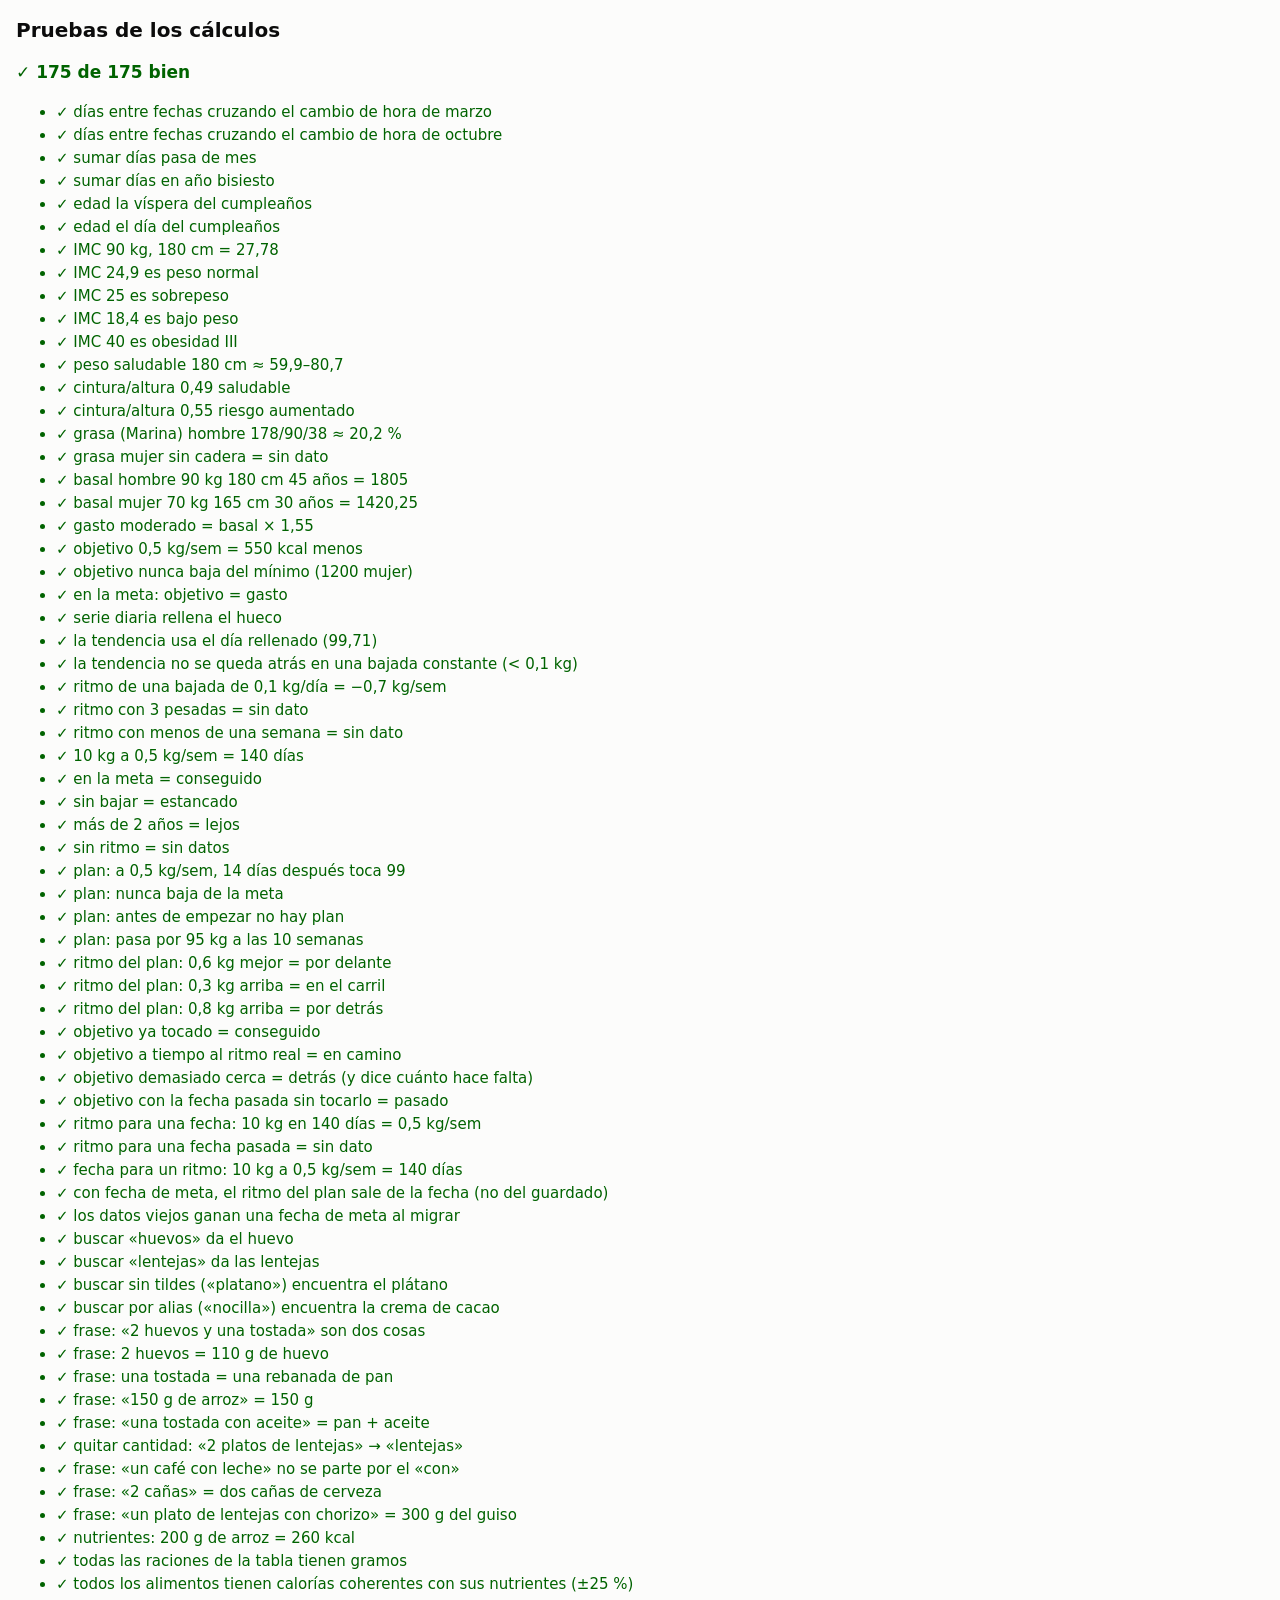
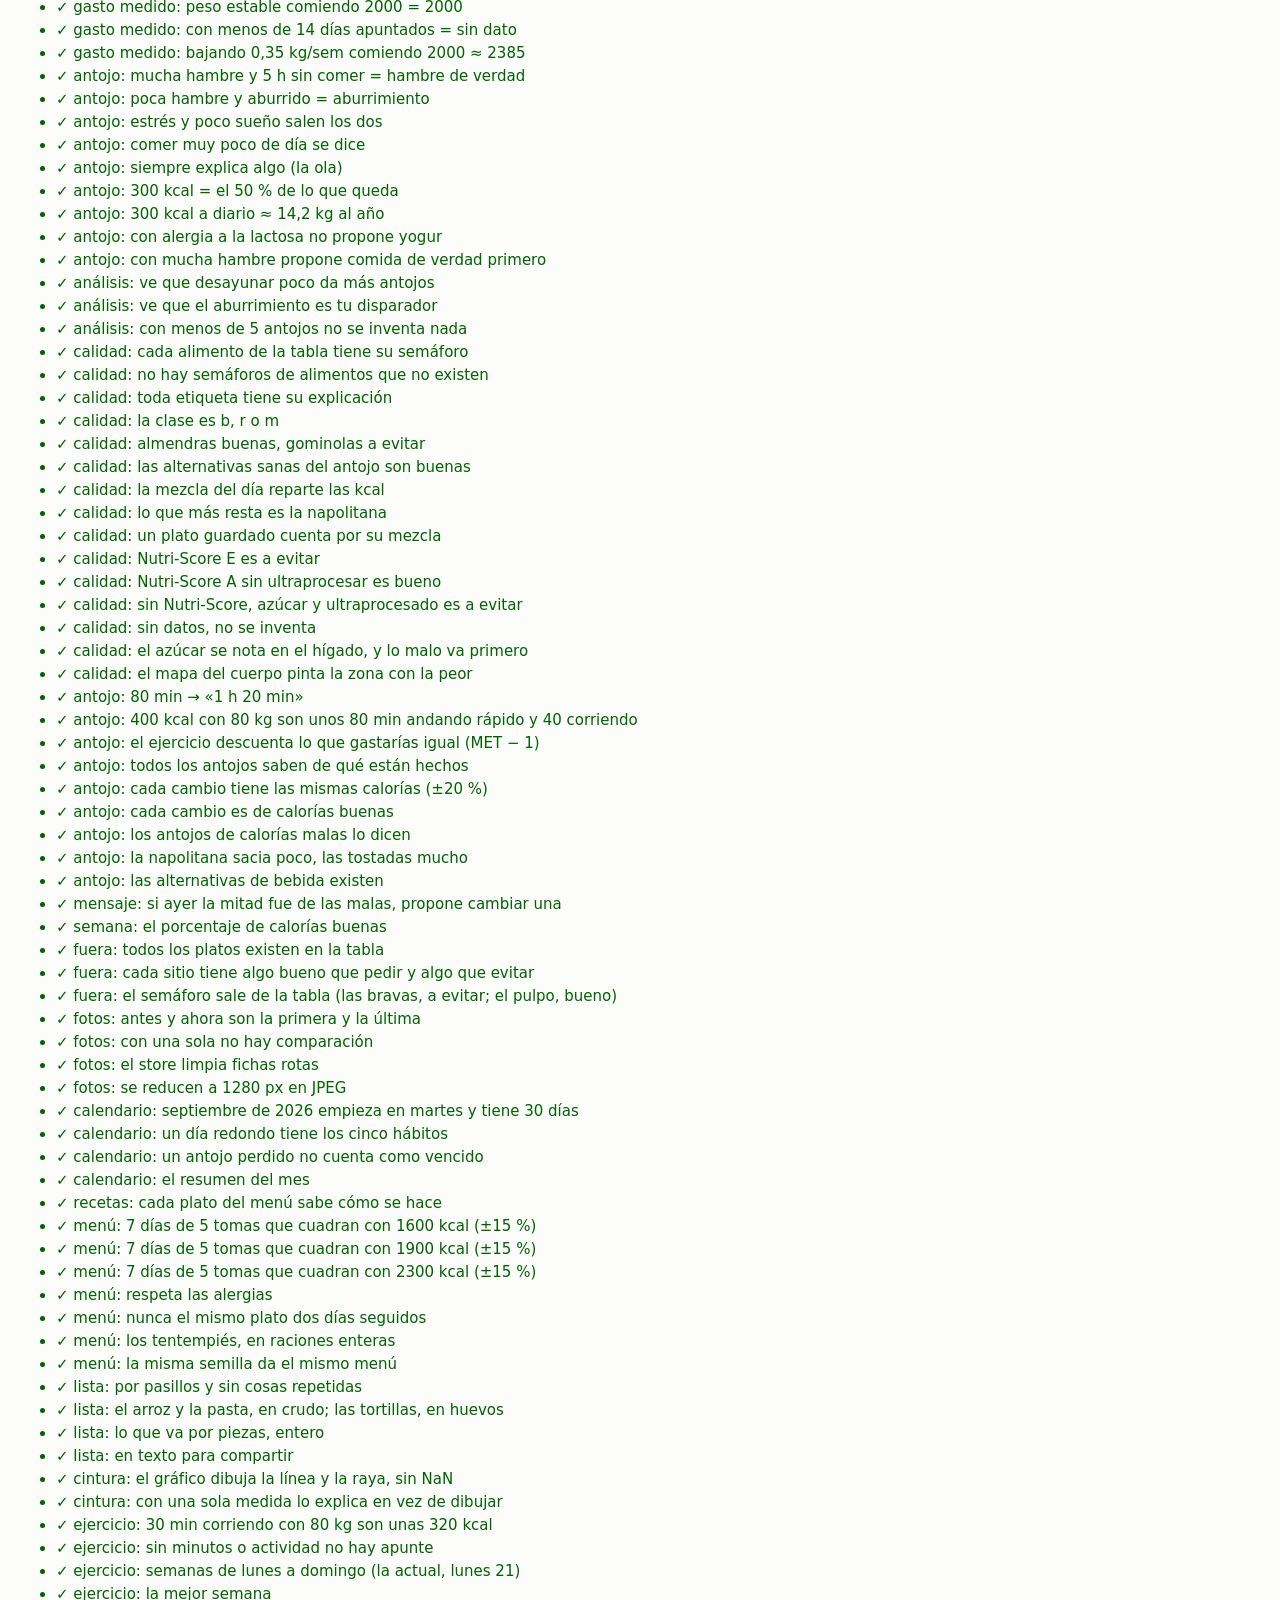
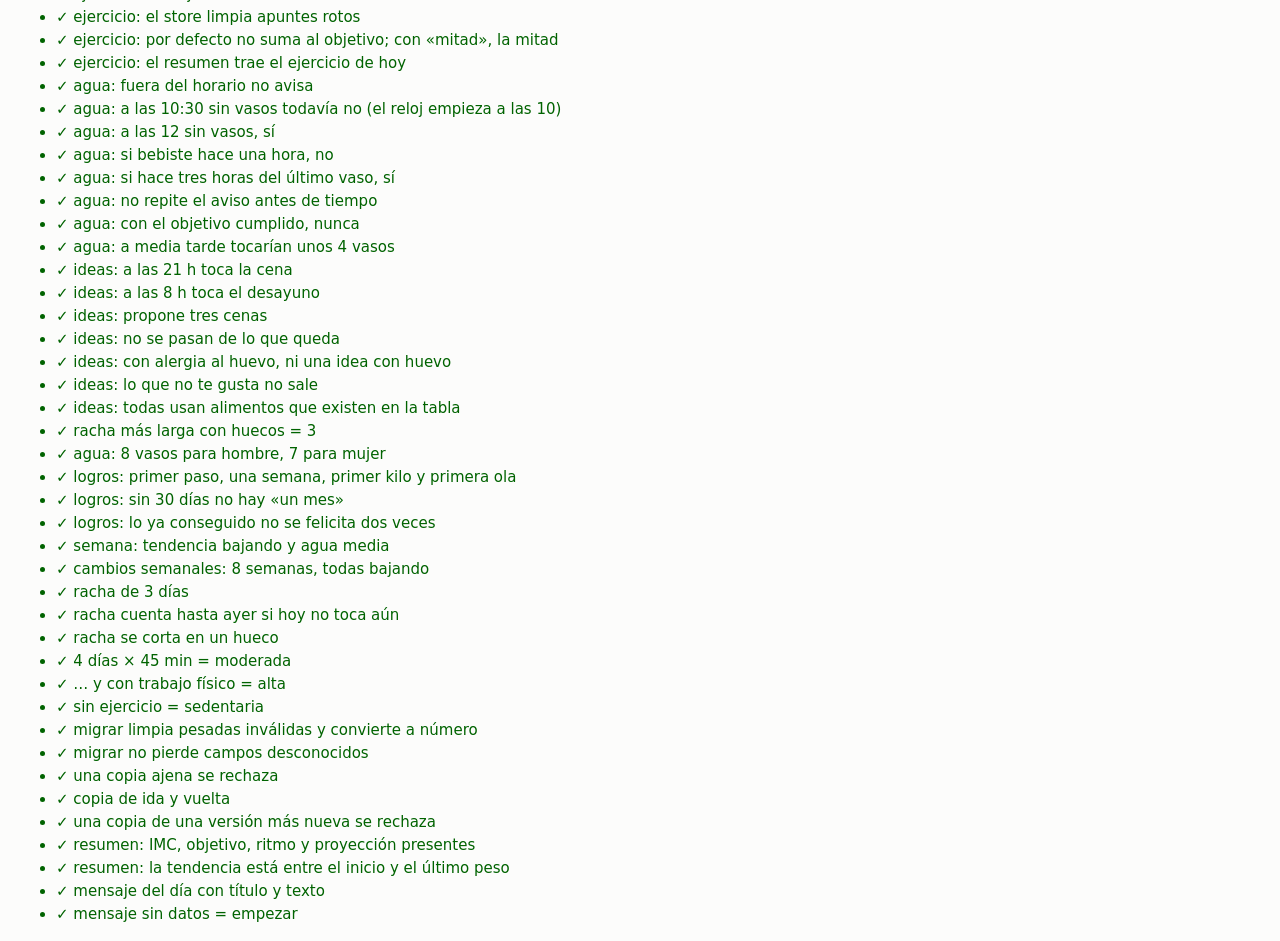
<file: tests.html>
<!doctype html>
<html lang="es">
<head>
  <meta charset="utf-8">
  <meta name="viewport" content="width=device-width, initial-scale=1">
  <title>Trampantojo · pruebas</title>
  <style>
    body { font: 15px/1.4 system-ui, sans-serif; margin: 16px; background: #fcfcfb; color: #0b0b0b; }
    h1 { font-size: 20px; }
    li { margin: 2px 0; }
    .ok { color: #006300; }
    .ko { color: #b42323; font-weight: 600; }
    #sum { font-weight: 700; font-size: 17px; }
  </style>
</head>
<body>
  <h1>Pruebas de los cálculos</h1>
  <p id="sum">Ejecutando…</p>
  <ul id="out"></ul>
  <script type="module">
    import * as C from './js/calc.js?v=0.12.1';
    import * as S from './js/store.js?v=0.12.1';
    import { messageOfTheDay } from './js/messages.js?v=0.12.1';
    import * as FO from './js/foods.js?v=0.12.1';
    import * as AN from './js/antojo.js?v=0.12.1';
    import * as ID from './js/ideas.js?v=0.12.1';
    import * as LG from './js/logros.js?v=0.12.1';
    import * as CQ from './js/calidad.js?v=0.12.1';
    import * as EJ from './js/ejercicio.js?v=0.12.1';
    import * as BD from './js/cuerpo.js?v=0.12.1';
    import * as AG from './js/agua.js?v=0.12.1';
    import * as CH from './js/charts.js?v=0.12.1';
    import * as MN from './js/menu.js?v=0.12.1';
    import * as CA from './js/calendario.js?v=0.12.1';
    import * as FT from './js/fotos.js?v=0.12.1';
    import * as FU from './js/fuera.js?v=0.12.1';

    const out = document.getElementById('out');
    let pass = 0, fail = 0;
    const near = (a, b, tol = 0.01) => Math.abs(a - b) <= tol;
    function check(name, cond, detail = '') {
      const li = document.createElement('li');
      li.className = cond ? 'ok' : 'ko';
      li.textContent = (cond ? '✓ ' : '✗ ') + name + (cond ? '' : '  → ' + detail);
      out.appendChild(li);
      cond ? pass++ : fail++;
    }
    const days = (from, n, f) => Array.from({ length: n }, (_, i) => ({ date: C.addDays(from, i), kg: f(i) }));

    // fechas
    check('días entre fechas cruzando el cambio de hora de marzo', C.daysBetween('2026-03-28', '2026-03-30') === 2);
    check('días entre fechas cruzando el cambio de hora de octubre', C.daysBetween('2026-10-24', '2026-10-26') === 2);
    check('sumar días pasa de mes', C.addDays('2026-02-27', 2) === '2026-03-01');
    check('sumar días en año bisiesto', C.addDays('2024-02-28', 1) === '2024-02-29');
    check('edad la víspera del cumpleaños', C.ageOn('1980-09-23', '2026-09-22') === 45);
    check('edad el día del cumpleaños', C.ageOn('1980-09-22', '2026-09-22') === 46);

    // composición
    check('IMC 90 kg, 180 cm = 27,78', near(C.bmi(90, 180), 27.78));
    check('IMC 24,9 es peso normal', C.bmiZone(24.9).key === 'normal');
    check('IMC 25 es sobrepeso', C.bmiZone(25).key === 'sobrepeso');
    check('IMC 18,4 es bajo peso', C.bmiZone(18.4).key === 'bajo');
    check('IMC 40 es obesidad III', C.bmiZone(40).key === 'ob3');
    const hr = C.healthyRange(180);
    check('peso saludable 180 cm ≈ 59,9–80,7', near(hr[0], 59.94) && near(hr[1], 80.68), hr.join(' – '));
    check('cintura/altura 0,49 saludable', C.whtrZone(0.49).status === 'good');
    check('cintura/altura 0,55 riesgo aumentado', C.whtrZone(0.55).status === 'warning');
    const bf = C.navyBodyFat({ sex: 'h', cm: 178, waist: 90, neck: 38 });
    check('grasa (Marina) hombre 178/90/38 ≈ 20,2 %', near(bf, 20.2, 0.2), bf);
    check('grasa mujer sin cadera = sin dato', C.navyBodyFat({ sex: 'm', cm: 165, waist: 80, neck: 33 }) === null);

    // energía
    check('basal hombre 90 kg 180 cm 45 años = 1805', near(C.bmr({ sex: 'h', kg: 90, cm: 180, age: 45 }), 1805));
    check('basal mujer 70 kg 165 cm 30 años = 1420,25', near(C.bmr({ sex: 'm', kg: 70, cm: 165, age: 30 }), 1420.25));
    check('gasto moderado = basal × 1,55', near(C.tdee(1805, 'moderado'), 2797.75));
    const t1 = C.targetKcal({ tdee: 2800, rateKgWeek: 0.5, sex: 'h' });
    check('objetivo 0,5 kg/sem = 550 kcal menos', near(t1.kcal, 2250) && !t1.clipped, JSON.stringify(t1));
    const t2 = C.targetKcal({ tdee: 1800, rateKgWeek: 1, sex: 'm' });
    check('objetivo nunca baja del mínimo (1200 mujer)', t2.kcal === 1200 && t2.clipped && near(t2.effectiveRate, 0.545, 0.001), JSON.stringify(t2));
    check('en la meta: objetivo = gasto', C.targetKcal({ tdee: 2500, rateKgWeek: 0.5, sex: 'h', maintain: true }).kcal === 2500);

    // tendencia
    const d = C.dailySeries([{ date: '2026-09-01', kg: 100 }, { date: '2026-09-03', kg: 98 }]);
    check('serie diaria rellena el hueco', d.length === 3 && d[1].kg === null && d[1].measured === false);
    check('la tendencia usa el día rellenado (99,71)', near(d[2].trend, 99.71), d.map(x => x.trend).join(', '));
    const lin = days('2026-08-01', 22, i => 100 - 0.1 * i);
    const linD = C.dailySeries(days('2026-06-01', 90, i => 100 - 0.07 * i));
    const lag = linD[linD.length - 1].trend - linD[linD.length - 1].kg;
    check('la tendencia no se queda atrás en una bajada constante (< 0,1 kg)', Math.abs(lag) < 0.1, lag.toFixed(3));
    const r = C.rateKgPerWeek(lin, lin[lin.length - 1].date);
    check('ritmo de una bajada de 0,1 kg/día = −0,7 kg/sem', r && near(r.perWeek, -0.7, 0.001), JSON.stringify(r));
    check('ritmo con 3 pesadas = sin dato', C.rateKgPerWeek(lin.slice(-3), lin[lin.length - 1].date) === null);
    check('ritmo con menos de una semana = sin dato', C.rateKgPerWeek(lin.slice(-6), lin[lin.length - 1].date) === null);

    // proyección
    const p1 = C.projectGoal({ trendKg: 90, goalKg: 80, perWeek: -0.5, fromDate: '2026-09-22' });
    check('10 kg a 0,5 kg/sem = 140 días', p1.status === 'ok' && p1.days === 140 && p1.date === C.addDays('2026-09-22', 140), JSON.stringify(p1));
    check('en la meta = conseguido', C.projectGoal({ trendKg: 80.2, goalKg: 80, perWeek: -0.5, fromDate: '2026-09-22' }).status === 'conseguido');
    check('sin bajar = estancado', C.projectGoal({ trendKg: 90, goalKg: 80, perWeek: -0.01, fromDate: '2026-09-22' }).status === 'estancado');
    check('más de 2 años = lejos', C.projectGoal({ trendKg: 100, goalKg: 80, perWeek: -0.1, fromDate: '2026-09-22' }).status === 'lejos');
    check('sin ritmo = sin datos', C.projectGoal({ trendKg: 90, goalKg: 80, perWeek: null, fromDate: '2026-09-22' }).status === 'sin-datos');

    // plan y objetivos
    const plan = { startDate: '2026-09-01', startKg: 100 };
    check('plan: a 0,5 kg/sem, 14 días después toca 99', near(C.planKgAt(plan, 0.5, 80, '2026-09-15'), 99));
    check('plan: nunca baja de la meta', C.planKgAt(plan, 1, 99, '2026-12-01') === 99);
    check('plan: antes de empezar no hay plan', C.planKgAt(plan, 0.5, 80, '2026-08-30') === null);
    check('plan: pasa por 95 kg a las 10 semanas', C.planDateForKg(plan, 0.5, 95) === C.addDays('2026-09-01', 70));
    check('ritmo del plan: 0,6 kg mejor = por delante', C.paceStatus(98.4, 99).status === 'ahead');
    check('ritmo del plan: 0,3 kg arriba = en el carril', C.paceStatus(99.3, 99).status === 'on');
    check('ritmo del plan: 0,8 kg arriba = por detrás', C.paceStatus(99.8, 99).status === 'behind');
    const sm = { today: '2026-10-01', trendKg: 96, rate: { perWeek: -0.5 },
      daily: [{ date: '2026-09-20', trend: 97 }, { date: '2026-10-01', trend: 96 }] };
    check('objetivo ya tocado = conseguido', C.milestoneStatus({ date: '2026-12-01', kg: 97 }, sm).status === 'conseguido');
    check('objetivo a tiempo al ritmo real = en camino', C.milestoneStatus({ date: '2026-11-26', kg: 92 }, sm).status === 'en-camino');
    const tight = C.milestoneStatus({ date: '2026-10-29', kg: 92 }, sm);
    check('objetivo demasiado cerca = detrás (y dice cuánto hace falta)', tight.status === 'detras' && near(tight.needed, 1, 0.01), JSON.stringify(tight));
    check('objetivo con la fecha pasada sin tocarlo = pasado', C.milestoneStatus({ date: '2026-09-25', kg: 95 }, sm).status === 'pasado');

    // la meta con fecha
    check('ritmo para una fecha: 10 kg en 140 días = 0,5 kg/sem', near(C.rateForDate('2026-09-23', 80, 70, C.addDays('2026-09-23', 140)), 0.5, 0.001));
    check('ritmo para una fecha pasada = sin dato', C.rateForDate('2026-09-23', 80, 70, '2026-09-01') === null);
    check('fecha para un ritmo: 10 kg a 0,5 kg/sem = 140 días', C.dateForRate('2026-09-23', 80, 70, 0.5) === C.addDays('2026-09-23', 140));
    const sd = C.summarize({ ...S.emptyState(), profile: { name: 'X', sex: 'h', birthDate: '1980-01-01', heightCm: 175, goalKg: 70, goalDate: C.addDays('2026-09-01', 140), rateKgWeek: 0.25, activity: 'ligero', plan: { startDate: '2026-09-01', startKg: 80 } }, weights: [{ date: '2026-09-01', kg: 80 }] }, '2026-09-01');
    check('con fecha de meta, el ritmo del plan sale de la fecha (no del guardado)', near(sd.rateKgWeek, 0.5, 0.001), sd.rateKgWeek);
    const mig = S.migrate({ profile: { goalKg: 70, rateKgWeek: 0.5, plan: { startDate: '2026-09-01', startKg: 80 } }, weights: [{ date: '2026-09-01', kg: 80 }] });
    check('los datos viejos ganan una fecha de meta al migrar', mig.profile.goalDate === C.addDays('2026-09-01', 140), mig.profile.goalDate);

    // la tabla de alimentos y las frases
    check('buscar «huevos» da el huevo', FO.searchFoods('huevos')[0]?.id === 'huevo', FO.searchFoods('huevos')[0]?.id);
    check('buscar «lentejas» da las lentejas', FO.searchFoods('lentejas')[0]?.id === 'lentejas', FO.searchFoods('lentejas')[0]?.id);
    check('buscar sin tildes («platano») encuentra el plátano', FO.searchFoods('platano')[0]?.id === 'platano');
    check('buscar por alias («nocilla») encuentra la crema de cacao', FO.searchFoods('nocilla')[0]?.id === 'crema-cacao');
    const ph = FO.parsePhrase('2 huevos y una tostada');
    check('frase: «2 huevos y una tostada» son dos cosas', ph.items.length === 2 && ph.understood === 2);
    check('frase: 2 huevos = 110 g de huevo', ph.items[0]?.item.id === 'huevo' && ph.items[0].qty === 2 && ph.items[0].grams === 110, JSON.stringify(ph.items[0]));
    check('frase: una tostada = una rebanada de pan', ph.items[1]?.item.id === 'pan-blanco' && ph.items[1].unit === 'rebanada' && ph.items[1].grams === 30, JSON.stringify(ph.items[1]));
    const g150 = FO.parsePart('150 g de arroz');
    check('frase: «150 g de arroz» = 150 g', g150?.item.id === 'arroz-cocido' && g150.unit === 'g' && g150.grams === 150, JSON.stringify(g150));
    const tc = FO.parsePhrase('una tostada con aceite');
    check('frase: «una tostada con aceite» = pan + aceite', tc.understood === 2 && tc.items[0]?.item.id === 'pan-blanco' && tc.items[1]?.item.id === 'aceite', JSON.stringify(tc.items.map(x => x?.item.id)));
    check('quitar cantidad: «2 platos de lentejas» → «lentejas»', FO.stripQty('2 platos de lentejas') === 'lentejas');
    check('frase: «un café con leche» no se parte por el «con»', FO.parsePhrase('un café con leche').items[0]?.item.id === 'cafe-leche');
    const canas = FO.parsePart('2 cañas');
    check('frase: «2 cañas» = dos cañas de cerveza', canas?.item.id === 'cerveza' && canas.unit === 'caña' && canas.grams === 400, JSON.stringify(canas));
    const plato = FO.parsePart('un plato de lentejas con chorizo');
    check('frase: «un plato de lentejas con chorizo» = 300 g del guiso', plato?.item.id === 'lentejas-chorizo' && plato.grams === 300, JSON.stringify(plato));
    check('nutrientes: 200 g de arroz = 260 kcal', near(FO.nutrientsFor(FO.FOODS_BY_ID.get('arroz-cocido'), 200).kcal, 260));
    check('todas las raciones de la tabla tienen gramos', FO.FOODS.every(f => f.u.length && f.u.every(([n, g]) => n && g > 0)));
    check('todos los alimentos tienen calorías coherentes con sus nutrientes (±25 %)',
      FO.FOODS.filter(f => f.k > 30).every(f => { const est = f.p * 4 + f.c * 4 + f.f * 9; return Math.abs(est - f.k) / f.k < 0.25 || f.id.match(/cerveza|vino|licor|cubata|vermut|tinto/); }),
      FO.FOODS.filter(f => f.k > 30 && !f.id.match(/cerveza|vino|licor|cubata|vermut|tinto/)).filter(f => Math.abs(f.p * 4 + f.c * 4 + f.f * 9 - f.k) / f.k >= 0.25).map(f => f.id).join(', '));

    // el gasto medido
    const flat = C.dailySeries(days('2026-08-01', 28, () => 90));
    const food20 = {}; for (let i = 0; i < 20; i++) food20[C.addDays('2026-08-01', i)] = [{ kcal: 2000 }];
    const md = C.measuredTdee(food20, flat, '2026-08-28');
    check('gasto medido: peso estable comiendo 2000 = 2000', md && near(md.tdee, 2000, 1), JSON.stringify(md));
    const food10 = {}; for (let i = 0; i < 10; i++) food10[C.addDays('2026-08-01', i)] = [{ kcal: 2000 }];
    check('gasto medido: con menos de 14 días apuntados = sin dato', C.measuredTdee(food10, flat, '2026-08-28') === null);
    const lose = C.dailySeries(days('2026-06-01', 88, i => 95 - i * 0.05));
    const foodL = {}; for (let i = 60; i < 88; i++) foodL[C.addDays('2026-06-01', i)] = [{ kcal: 2000 }];
    const ml = C.measuredTdee(foodL, lose, C.addDays('2026-06-01', 87));
    check('gasto medido: bajando 0,35 kg/sem comiendo 2000 ≈ 2385', ml && Math.abs(ml.tdee - 2385) < 40, JSON.stringify(ml));

    // el antojo
    const base = { hour: 18, weekday: 2, hunger: 3, mood: 'bien', sleep: 8, craving: AN.CRAVINGS[1], eatenKcal: 1500, proteinG: 90, logged: true, hoursSinceMeal: 1, target: 2000, proteinTarget: 100, daysTracked: 30, sameHourCount: 0, stalled: false };
    const ant1 = AN.explain({ ...base, hunger: 9, hoursSinceMeal: 5 });
    check('antojo: mucha hambre y 5 h sin comer = hambre de verdad', ant1[0].title === 'Es hambre de verdad', ant1.map(r => r.title).join(' · '));
    const ant2 = AN.explain({ ...base, mood: 'aburrido', hunger: 1 });
    check('antojo: poca hambre y aburrido = aburrimiento', ant2[0].title === 'Es aburrimiento, no estómago', ant2.map(r => r.title).join(' · '));
    const ant3 = AN.explain({ ...base, sleep: 5, mood: 'estres' });
    check('antojo: estrés y poco sueño salen los dos', ant3.some(r => /estrés/.test(r.title)) && ant3.some(r => /dormido/.test(r.title)), ant3.map(r => r.title).join(' · '));
    const ant4 = AN.explain({ ...base, logged: true, eatenKcal: 300, hour: 20, hunger: 5 });
    check('antojo: comer muy poco de día se dice', ant4.some(r => /muy poco/.test(r.title)), ant4.map(r => r.title).join(' · '));
    check('antojo: siempre explica algo (la ola)', AN.explain({ ...base, logged: false }).length >= 1);
    const c1 = AN.cost({ kcal: 300, weightKg: 90, remaining: 600, target: 2000 });
    check('antojo: 300 kcal = el 50 % de lo que queda', c1.pctRemaining === 50);
    check('antojo: 300 kcal a diario ≈ 14,2 kg al año', near(c1.kgYearIfDaily, 14.2, 0.1));
    check('antojo: con alergia a la lactosa no propone yogur', AN.alternatives('dulce', 3, { allergies: 'lactosa' }).every(a => !/yogur/i.test(a.label)));
    check('antojo: con mucha hambre propone comida de verdad primero', AN.alternatives('dulce', 9, {})[0].label.startsWith('Una tortilla'));
    // el análisis a largo plazo: días con desayuno pobre y más antojos
    const foodA = {}, crA = [];
    for (let i = 0; i < 20; i++) {
      const d = C.addDays('2026-09-01', i);
      const poor = i % 2 === 0;
      foodA[d] = [{ meal: 'desayuno', kcal: poor ? 100 : 450, p: 5, t: new Date(d + 'T08:00').getTime() }, { meal: 'comida', kcal: 1200, p: 60, t: new Date(d + 'T14:00').getTime() }];
      const n = poor ? 2 : 0;
      for (let k = 0; k < n; k++) crA.push({ id: d + k, date: d, hour: 18, weekday: new Date(d).getDay(), t: new Date(d + 'T18:00').getTime(), mood: 'aburrido', sleep: 8, outcome: 'resistido' });
    }
    const an = AN.analyzeCravings(crA, foodA, '2026-09-20', 100);
    check('análisis: ve que desayunar poco da más antojos', an.insights.some(i => /desayuno/.test(i.title)), JSON.stringify(an.insights.map(i => i.title)));
    check('análisis: ve que el aburrimiento es tu disparador', an.insights.some(i => /detrás/.test(i.title)));
    check('análisis: con menos de 5 antojos no se inventa nada', AN.analyzeCravings(crA.slice(0, 3), foodA, '2026-09-20', 100).need === 2);

    // el tipo de calorías
    const foodIds = FO.FOODS.map(f => f.id);
    check('calidad: cada alimento de la tabla tiene su semáforo', foodIds.every(id => CQ.QUALITY_IDS.includes(id)), foodIds.filter(id => !CQ.QUALITY_IDS.includes(id)).join(', '));
    check('calidad: no hay semáforos de alimentos que no existen', CQ.QUALITY_IDS.every(id => foodIds.includes(id)), CQ.QUALITY_IDS.filter(id => !foodIds.includes(id)).join(', '));
    const allTags = CQ.QUALITY_IDS.flatMap(id => CQ.foodQuality({ id }).tags);
    check('calidad: toda etiqueta tiene su explicación', allTags.every(t => CQ.TYPES[t]), [...new Set(allTags.filter(t => !CQ.TYPES[t]))].join(', '));
    check('calidad: la clase es b, r o m', CQ.QUALITY_IDS.every(id => ['b', 'r', 'm'].includes(CQ.foodQuality({ id }).q)));
    check('calidad: almendras buenas, gominolas a evitar', CQ.foodQuality({ id: 'almendras' }).q === 'b' && CQ.foodQuality({ id: 'gominolas' }).q === 'm');
    check('calidad: las alternativas sanas del antojo son buenas', ['manzana', 'yogur-griego', 'hummus', 'zanahoria', 'fresas'].every(id => CQ.foodQuality({ id }).q === 'b'));
    const mixQ = CQ.qualityMix([{ src: 'tabla', ref: 'napolitana', kcal: 378 }, { src: 'tabla', ref: 'lentejas', kcal: 290 }, { src: 'manual', kcal: 100 }], {});
    check('calidad: la mezcla del día reparte las kcal', Math.abs(mixQ.pct.m - 378 / 668) < 0.01 && mixQ.kcal.sin === 100, JSON.stringify(mixQ.pct));
    check('calidad: lo que más resta es la napolitana', mixQ.worst?.entry.ref === 'napolitana');
    const dishState = { dishes: [{ id: 'p1', qmix: { b: 0.8, r: 0.2, m: 0 } }] };
    check('calidad: un plato guardado cuenta por su mezcla', Math.abs(CQ.qualityMix([{ src: 'plato', ref: 'p1', kcal: 500 }], dishState).kcal.b - 400) < 0.5);
    check('calidad: Nutri-Score E es a evitar', CQ.productQuality({ nutriscore: 'e', nova: 3 }).q === 'm');
    check('calidad: Nutri-Score A sin ultraprocesar es bueno', CQ.productQuality({ nutriscore: 'a', nova: 1 }).q === 'b');
    check('calidad: sin Nutri-Score, azúcar y ultraprocesado es a evitar', CQ.productQuality({ sugars: 30, nova: 4 }).q === 'm');
    check('calidad: sin datos, no se inventa', CQ.productQuality({}) === null);
    const zAz = CQ.bodyZones(['azucar', 'fibra']);
    check('calidad: el azúcar se nota en el hígado, y lo malo va primero', zAz.some(z => z.zone === 'higado' && z.tone === 'bad') && zAz[0].tone === 'bad' && zAz[zAz.length - 1].tone === 'good');
    check('calidad: el mapa del cuerpo pinta la zona con la peor', /bz-bad/.test(BD.bodySvg([{ zone: 'abdomen', tone: 'good' }, { zone: 'abdomen', tone: 'bad' }])) && !/bz-good/.test(BD.bodySvg([{ zone: 'abdomen', tone: 'good' }, { zone: 'abdomen', tone: 'bad' }])));

    // antojos: el ejercicio, el tipo y el cambio de mismas calorías
    check('antojo: 80 min → «1 h 20 min»', AN.minutesText(80) === '1 h 20 min' && AN.minutesText(45) === '45 min' && AN.minutesText(120) === '2 h');
    const bt = AN.burnTimes(400, 80);
    check('antojo: 400 kcal con 80 kg son unos 80 min andando rápido y 40 corriendo', bt.find(x => x.id === 'andar-rapido').min === 80 && bt.find(x => x.id === 'correr').min === 40, JSON.stringify(bt));
    check('antojo: el ejercicio descuenta lo que gastarías igual (MET − 1)', Math.round(EJ.burned(2, 60, 60)) === 60);
    check('antojo: todos los antojos saben de qué están hechos', AN.CRAVINGS.every(c => c.made && c.made.length > 30));
    const swapsOk = AN.CRAVINGS.map(c => {
      const p = AN.portionOf(c.food), sw = AN.swapFor(c);
      return { id: c.id, ok: !!(p && sw && sw.parts.length === c.swap.items.length && Math.abs(sw.kcal - p.kcal) / p.kcal <= 0.2), a: p?.kcal, b: sw?.kcal };
    });
    check('antojo: cada cambio tiene las mismas calorías (±20 %)', swapsOk.every(x => x.ok), swapsOk.filter(x => !x.ok).map(x => `${x.id}: ${x.a} vs ${x.b}`).join(', '));
    check('antojo: cada cambio es de calorías buenas', AN.CRAVINGS.every(c => AN.swapFor(c).tags.some(t => CQ.TYPES[t]?.tone === 'good')));
    check('antojo: los antojos de calorías malas lo dicen', ['dulce', 'bolleria', 'refresco', 'alcohol', 'embutido'].every(id => AN.cravingQuality(AN.CRAVINGS.find(c => c.id === id)).q === 'm'));
    check('antojo: la napolitana sacia poco, las tostadas mucho', AN.satiety(AN.cravingQuality(AN.CRAVINGS.find(c => c.id === 'bolleria')).tags, 5) === 'poco' && AN.satiety(AN.swapFor(AN.CRAVINGS.find(c => c.id === 'bolleria')).tags, 15) !== 'poco');
    check('antojo: las alternativas de bebida existen', AN.alternatives('bebida', 3, {}).length >= 3 && AN.alternatives('bebida', 3, {}).every(a => AN.portionOf(a.food)));

    // el tipo de calorías en los mensajes y en la semana
    const yday = C.addDays('2026-09-23', -1);
    const msgBad = messageOfTheDay({ hasData: true, entries: Array(10).fill({}), today: '2026-09-23', qualityYesterday: CQ.qualityMix([{ src: 'tabla', ref: 'napolitana', name: 'Napolitana de chocolate', kcal: 600 }, { src: 'tabla', ref: 'lentejas', name: 'Lentejas cocidas', kcal: 600 }], {}) }, { name: 'Ana', goalKg: 60 }, new Date('2026-09-23T18:00:00'));
    check('mensaje: si ayer la mitad fue de las malas, propone cambiar una', /cambia una/i.test(msgBad.title) && /napolitana/.test(msgBad.text), msgBad.title);
    const wkQ = LG.weekSummary({ food: { [yday]: [{ src: 'tabla', ref: 'lentejas', kcal: 700 }, { src: 'tabla', ref: 'napolitana', kcal: 300 }] }, weights: [] }, [], '2026-09-23', 'h');
    check('semana: el porcentaje de calorías buenas', Math.abs(wkQ.cur.goodPct - 0.7) < 0.001 && wkQ.prev.goodPct === null, JSON.stringify(wkQ.cur.goodPct));

    // comer fuera
    check('fuera: todos los platos existen en la tabla', FU.PLACES.every(p => p.items.every(([id, unit]) => FO.FOODS_BY_ID.get(id)?.u.some(([n]) => n === unit))),
      FU.PLACES.flatMap(p => p.items.filter(([id, unit]) => !FO.FOODS_BY_ID.get(id)?.u.some(([n]) => n === unit)).map(([id, u]) => `${p.id}:${id}/${u}`)).join(', '));
    check('fuera: cada sitio tiene algo bueno que pedir y algo que evitar', FU.PLACES.every(p => { const v = FU.placeView(p); return v.some(g => g.q === 'b') && v.some(g => g.q === 'm'); }));
    check('fuera: el semáforo sale de la tabla (las bravas, a evitar; el pulpo, bueno)', (() => { const v = FU.placeView(FU.PLACES.find(p => p.id === 'tapas')); const q = id => v.flatMap(g => g.rows).find(r => r.food.id === id)?.q; return q('bravas') === 'm' && q('pulpo') === 'b'; })());

    // las fotos
    check('fotos: antes y ahora son la primera y la última', (() => { const pr = FT.defaultPair([{ id: 'b', date: '2026-09-10' }, { id: 'a', date: '2026-08-01' }, { id: 'c', date: '2026-09-20' }]); return pr[0].id === 'a' && pr[1].id === 'c'; })());
    check('fotos: con una sola no hay comparación', FT.defaultPair([{ id: 'a', date: '2026-08-01' }]) === null);
    check('fotos: el store limpia fichas rotas', (() => { const m = S.migrate({ photos: [{ id: 'x', date: '2026-09-01' }, { date: '2026-09-02' }, { id: 'y', date: 'mal' }] }); return m.photos.length === 1 && m.photos[0].id === 'x'; })());
    try {
      const cv = document.createElement('canvas'); cv.width = 2000; cv.height = 1500;
      const cx = cv.getContext('2d'); cx.fillStyle = '#e0a020'; cx.fillRect(0, 0, 2000, 1500);
      const png = await new Promise(r => cv.toBlob(r, 'image/png'));
      const small = await FT.shrink(png, 1280);
      const bm = await createImageBitmap(small);
      check('fotos: se reducen a 1280 px en JPEG', small.type === 'image/jpeg' && bm.width === 1280 && bm.height === 960, `${bm.width}×${bm.height} ${small.type}`);
    } catch (err) { check('fotos: se reducen a 1280 px en JPEG', false, err.message); }

    // el calendario de hábitos
    const g9 = CA.monthGrid(2026, 8);
    check('calendario: septiembre de 2026 empieza en martes y tiene 30 días', g9[0][0] === null && g9[0][1] === '2026-09-01' && g9.flat().filter(Boolean).length === 30 && g9.every(w => w.length === 7));
    const calState = {
      weights: [{ date: '2026-09-10', kg: 80 }], water: { '2026-09-10': 8 },
      food: { '2026-09-10': [{ src: 'tabla', ref: 'lentejas', kcal: 900 }, { src: 'tabla', ref: 'napolitana', kcal: 200 }] },
      exercise: { '2026-09-10': [{ act: 'andar', minutes: 30, kcal: 100 }] },
      cravings: [{ id: 'a', date: '2026-09-10', hour: 18, outcome: 'resistido' }, { id: 'b', date: '2026-09-11', hour: 18, outcome: 'comido' }],
    };
    const h10 = CA.dayHabits(calState, '2026-09-10', 8), h11 = CA.dayHabits(calState, '2026-09-11', 8);
    check('calendario: un día redondo tiene los cinco hábitos', CA.score(h10) === 5, JSON.stringify(h10));
    check('calendario: un antojo perdido no cuenta como vencido', !h11.antojo && CA.score(h11) === 0);
    const ms = CA.monthSummary(calState, 2026, 8, 8, '2026-09-23');
    check('calendario: el resumen del mes', ms.days === 23 && ms.good === 1 && ms.counts.peso === 1);

    check('recetas: cada plato del menú sabe cómo se hace', ID.IDEAS.every(i => ID.HOW[i.id]?.length >= 1) && Object.keys(ID.HOW).every(k => ID.IDEAS.some(i => i.id === k)), ID.IDEAS.filter(i => !ID.HOW[i.id]).map(i => i.id).join(', '));

    // el menú de la semana
    for (const kc of [1600, 1900, 2300]) {
      const mn = MN.buildMenu({ start: '2026-09-23', dayKcal: kc, seed: 3 });
      const tots = mn.days.map(d => MN.dayTotal(d).kcal);
      check(`menú: 7 días de 5 tomas que cuadran con ${kc} kcal (±15 %)`, mn.days.length === 7 && mn.days.every(d => Object.keys(d.meals).length === 5) && tots.every(t => Math.abs(t - kc) / kc <= 0.15), tots.map(Math.round).join(', '));
    }
    const mnA = MN.buildMenu({ start: '2026-09-23', dayKcal: 1900, avoidText: 'alergia al huevo y a la lactosa', seed: 5 });
    check('menú: respeta las alergias', mnA.days.every(d => Object.values(d.meals).every(p => !MN.IDEAS_BY_ID.get(p.id).tags.some(t => ['huevo', 'lactosa', 'leche'].includes(t)))));
    const mnB = MN.buildMenu({ start: '2026-09-23', dayKcal: 1900, seed: 1 });
    check('menú: nunca el mismo plato dos días seguidos', mnB.days.every((d, i) => !i || Object.keys(d.meals).every(k => mnB.days[i - 1].meals[k]?.id !== d.meals[k].id)));
    check('menú: los tentempiés, en raciones enteras', mnB.days.every(d => [d.meals.media, d.meals.merienda].every(p => Number.isInteger(p.f))));
    check('menú: la misma semilla da el mismo menú', JSON.stringify(MN.buildMenu({ start: '2026-09-23', dayKcal: 1900, seed: 1 })) === JSON.stringify(mnB));
    const shop = MN.shoppingList(mnB);
    const shopItems = shop.flatMap(g => g.items);
    check('lista: por pasillos y sin cosas repetidas', shop.length >= 4 && new Set(shopItems.map(i => i.id)).size === shopItems.length);
    check('lista: el arroz y la pasta, en crudo; las tortillas, en huevos', !shopItems.some(i => ['arroz-cocido', 'pasta-cocida', 'tortilla-francesa', 'revuelto', 'cafe-leche'].includes(i.id)));
    check('lista: lo que va por piezas, entero', MN.shopAmount(FO.FOODS_BY_ID.get('pan-integral'), 400) === '14 rebanadas (≈ 400 g)' && MN.shopAmount(FO.FOODS_BY_ID.get('leche-semi'), 600) === '0,75 L', MN.shopAmount(FO.FOODS_BY_ID.get('pan-integral'), 400));
    check('lista: en texto para compartir', /LÁCTEOS Y HUEVOS|FRUTA Y VERDURA/.test(MN.shoppingText(shop)));

    // la cintura
    const wBox = document.createElement('div'); document.body.appendChild(wBox);
    CH.measureChart(wBox, { points: [{ date: '2026-08-01', v: 98 }, { date: '2026-08-20', v: 96.5 }, { date: '2026-09-10', v: 94 }], ref: 90, refLabel: '90 cm' });
    check('cintura: el gráfico dibuja la línea y la raya, sin NaN', wBox.querySelector('path.trend') && wBox.querySelector('line.goal') && !/NaN/.test(wBox.innerHTML));
    CH.measureChart(wBox, { points: [{ date: '2026-08-01', v: 98 }] });
    check('cintura: con una sola medida lo explica en vez de dibujar', !wBox.querySelector('svg') && /una medida/.test(wBox.textContent));
    wBox.remove();

    // ejercicio
    const exE = EJ.exerciseEntry('correr', 30, 80, 1000);
    check('ejercicio: 30 min corriendo con 80 kg son unas 320 kcal', exE && exE.kcal === 320 && exE.minutes === 30 && exE.act === 'correr', JSON.stringify(exE));
    check('ejercicio: sin minutos o actividad no hay apunte', EJ.exerciseEntry('correr', 0, 80) === null && EJ.exerciseEntry('volar', 30, 80) === null);
    const exState = { '2026-09-21': [{ act: 'andar', minutes: 60, kcal: 200 }], '2026-09-23': [{ act: 'bici', minutes: 45, kcal: 360 }], '2026-09-14': [{ act: 'andar', minutes: 30, kcal: 100 }] };
    const wks = EJ.weeksMinutes(exState, '2026-09-23', C.addDays, 3);
    check('ejercicio: semanas de lunes a domingo (la actual, lunes 21)', wks.length === 3 && wks[2].start === '2026-09-21' && wks[2].minutes === 105 && wks[1].minutes === 30 && wks[2].current, JSON.stringify(wks));
    check('ejercicio: la mejor semana', EJ.bestWeekMinutes(exState) === 105);
    check('ejercicio: el store limpia apuntes rotos', (() => { const m = S.migrate({ exercise: { '2026-09-23': [{ act: 'bici', minutes: '45', kcal: 300 }, { act: 'bici', minutes: 0 }], 'mal': [] } }); return m.exercise['2026-09-23'].length === 1 && m.exercise['2026-09-23'][0].minutes === 45 && !m.exercise.mal; })());
    const exProfile = { name: 'X', sex: 'h', birthDate: '1985-01-01', heightCm: 178, goalKg: 75, activity: 'ligero', rateKgWeek: 0.5 };
    const exBase = { profile: exProfile, weights: [{ date: '2026-09-01', kg: 85 }, { date: '2026-09-23', kg: 84 }], exercise: { '2026-09-23': [{ act: 'correr', minutes: 30, kcal: 320 }] } };
    const sNo = C.summarize({ ...exBase, habits: {} }, '2026-09-23'), sHalf = C.summarize({ ...exBase, habits: { exerciseCredit: 'mitad' } }, '2026-09-23');
    check('ejercicio: por defecto no suma al objetivo; con «mitad», la mitad', sNo.exerciseCredit === 0 && sNo.target.kcal === sNo.targetBase.kcal && sHalf.exerciseCredit === 160 && Math.round(sHalf.target.kcal - sHalf.targetBase.kcal) === 160, `${sNo.target.kcal} / ${sHalf.target.kcal}`);
    check('ejercicio: el resumen trae el ejercicio de hoy', sNo.exerciseToday.minutes === 30 && sNo.exerciseToday.kcal === 320);

    // recordatorios de agua
    const wBase = { count: 2, goal: 8, from: 10, to: 21, every: 2 };
    check('agua: fuera del horario no avisa', !AG.shouldRemind({ ...wBase, hour: 8, minsSinceGlass: null }) && !AG.shouldRemind({ ...wBase, hour: 22, minsSinceGlass: 600 }));
    check('agua: a las 10:30 sin vasos todavía no (el reloj empieza a las 10)', !AG.shouldRemind({ ...wBase, count: 0, hour: 10.5, minsSinceGlass: 700 }));
    check('agua: a las 12 sin vasos, sí', AG.shouldRemind({ ...wBase, count: 0, hour: 12, minsSinceGlass: null }));
    check('agua: si bebiste hace una hora, no', !AG.shouldRemind({ ...wBase, hour: 15, minsSinceGlass: 60 }));
    check('agua: si hace tres horas del último vaso, sí', AG.shouldRemind({ ...wBase, hour: 15, minsSinceGlass: 180 }));
    check('agua: no repite el aviso antes de tiempo', !AG.shouldRemind({ ...wBase, hour: 15, minsSinceGlass: 180, minsSinceReminder: 30 }));
    check('agua: con el objetivo cumplido, nunca', !AG.shouldRemind({ ...wBase, count: 8, hour: 15, minsSinceGlass: 300 }));
    check('agua: a media tarde tocarían unos 4 vasos', AG.expectedByNow(15.5, 8, 10, 21) === 4);

    // ideas de comida
    check('ideas: a las 21 h toca la cena', ID.nextMeal(21) === 'cena');
    check('ideas: a las 8 h toca el desayuno', ID.nextMeal(8) === 'desayuno');
    const sg = ID.suggest({ hour: 21, remainingKcal: 500, proteinGap: 40, dayKcalTarget: 2000, avoidText: '' });
    check('ideas: propone tres cenas', sg.items.length === 3 && sg.items.every(x => x.idea.meal === 'cena'));
    check('ideas: no se pasan de lo que queda', sg.items.every(x => x.n.kcal <= 580), sg.items.map(x => Math.round(x.n.kcal)).join(', '));
    const sgNoEgg = ID.suggest({ hour: 21, remainingKcal: 600, proteinGap: 0, dayKcalTarget: 2000, avoidText: 'huevo' });
    check('ideas: con alergia al huevo, ni una idea con huevo', sgNoEgg.items.every(x => !x.idea.tags.includes('huevo')));
    const sgDislike = ID.suggest({ hour: 14, remainingKcal: 900, proteinGap: 0, dayKcalTarget: 2200, avoidText: 'no me gusta el salmon ni las lentejas' });
    check('ideas: lo que no te gusta no sale', sgDislike.items.every(x => !/salm|lentejas/i.test(x.idea.name)), sgDislike.items.map(x => x.idea.name).join(' · '));
    check('ideas: todas usan alimentos que existen en la tabla', ID.IDEAS.every(i => i.items.every(([id, unit]) => FO.FOODS_BY_ID.get(id)?.u.some(([n]) => n === unit))),
      ID.IDEAS.flatMap(i => i.items.filter(([id, unit]) => !FO.FOODS_BY_ID.get(id)?.u.some(([n]) => n === unit)).map(([id, unit]) => `${i.id}:${id}/${unit}`)).join(', '));

    // logros, agua y semana
    check('racha más larga con huecos = 3', LG.longestStreak(['2026-09-01', '2026-09-02', '2026-09-04', '2026-09-05', '2026-09-06']) === 3);
    check('agua: 8 vasos para hombre, 7 para mujer', LG.waterGoal('h') === 8 && LG.waterGoal('m') === 7);
    const profB = { name: 'B', sex: 'h', birthDate: '1980-01-01', heightCm: 178, goalKg: 80, rateKgWeek: 0.5, activity: 'ligero' };
    const stB = { ...S.emptyState(), profile: profB, weights: days('2026-08-01', 10, i => 95 - i * 0.3), cravings: [{ id: 'x', date: '2026-08-05', hour: 18, outcome: 'resistido' }], meta: {} };
    const sB = C.summarize(stB, '2026-08-10');
    const evB = LG.evaluateBadges(stB, sB, '2026-08-10');
    const ids = evB.earned.map(e => e.badge.id);
    check('logros: primer paso, una semana, primer kilo y primera ola', ['primer-paso', 'semana', 'kilo', 'antojo'].every(i => ids.includes(i)), ids.join(', '));
    check('logros: sin 30 días no hay «un mes»', !ids.includes('mes'));
    const evB2 = LG.evaluateBadges({ ...stB, meta: { badges: evB.stored } }, sB, '2026-08-11');
    check('logros: lo ya conseguido no se felicita dos veces', evB2.fresh.length === 0 && evB2.earned.find(e => e.badge.id === 'kilo').date === '2026-08-10');
    const wk2 = LG.weekSummary({ ...stB, water: { '2026-08-10': 8, '2026-08-09': 6 } }, sB.daily, '2026-08-10', 'h');
    check('semana: tendencia bajando y agua media', wk2.change < 0 && near(wk2.cur.avgWater, 2, 0.01), JSON.stringify({ c: wk2.change, w: wk2.cur.avgWater }));

    // semanas y racha
    const wk = C.weeklyChanges(C.dailySeries(days('2026-07-01', 60, i => 100 - 0.1 * i)));
    check('cambios semanales: 8 semanas, todas bajando', wk.length === 8 && wk.every(w => w.change < 0), JSON.stringify(wk.map(w => w.change.toFixed(2))));
    const e3 = [{ date: '2026-09-20', kg: 1 }, { date: '2026-09-21', kg: 1 }, { date: '2026-09-22', kg: 1 }];
    check('racha de 3 días', C.streak(e3, '2026-09-22') === 3);
    check('racha cuenta hasta ayer si hoy no toca aún', C.streak(e3.slice(0, 2), '2026-09-22') === 2);
    check('racha se corta en un hueco', C.streak([{ date: '2026-09-18', kg: 1 }, ...e3.slice(1)], '2026-09-22') === 2);

    // hábitos
    check('4 días × 45 min = moderada', C.suggestActivity({ exerciseDays: 4, exerciseMinutes: 45 }) === 'moderado');
    check('… y con trabajo físico = alta', C.suggestActivity({ exerciseDays: 4, exerciseMinutes: 45, work: 'movimiento' }) === 'activo');
    check('sin ejercicio = sedentaria', C.suggestActivity({ exerciseDays: 0 }) === 'sedentario');

    // almacenamiento
    const m = S.migrate({ weights: [{ date: '2026-09-01', kg: '90.5' }, { date: 'mal', kg: 3 }, { date: '2026-09-02', kg: 0 }], extra: 'se queda' });
    check('migrar limpia pesadas inválidas y convierte a número', m.weights.length === 1 && m.weights[0].kg === 90.5);
    check('migrar no pierde campos desconocidos', m.extra === 'se queda');
    let threw = false;
    try { S.parseBackup('{"hola":1}'); } catch { threw = true; }
    check('una copia ajena se rechaza', threw);
    const round = S.parseBackup(S.exportText({ ...S.emptyState(), weights: [{ date: '2026-09-01', kg: 90 }] }));
    check('copia de ida y vuelta', round.weights.length === 1 && round.weights[0].kg === 90);
    threw = false;
    try { S.parseBackup(JSON.stringify({ app: 'Trampantojo', schema: 99, data: {} })); } catch { threw = true; }
    check('una copia de una versión más nueva se rechaza', threw);

    // resumen y mensaje
    const profile = { name: 'Francis Martínez', sex: 'h', birthDate: '1980-05-10', heightCm: 180, goalKg: 82, rateKgWeek: 0.5, activity: 'ligero' };
    const st = { ...S.emptyState(), profile, weights: days('2026-08-20', 34, i => 95 - 0.08 * i + (i % 3 ? 0.3 : -0.3)) };
    const s = C.summarize(st, '2026-09-22');
    check('resumen: IMC, objetivo, ritmo y proyección presentes', s.bmi > 0 && s.target.kcal > 0 && s.rate && s.projection?.status, JSON.stringify({ bmi: s.bmi, rate: s.rate, pr: s.projection }));
    check('resumen: la tendencia está entre el inicio y el último peso', s.trendKg < s.startKg && s.trendKg > 91, s.trendKg);
    const msg = messageOfTheDay(s, profile, new Date(2026, 8, 22, 9));
    check('mensaje del día con título y texto', !!(msg?.title && msg?.text), JSON.stringify(msg));
    const msg0 = messageOfTheDay(C.summarize({ ...S.emptyState(), profile }, '2026-09-22'), profile);
    check('mensaje sin datos = empezar', msg0.title === 'Empieza hoy');

    document.getElementById('sum').textContent = fail ? `✗ ${fail} fallan de ${pass + fail}` : `✓ ${pass} de ${pass} bien`;
    document.getElementById('sum').className = fail ? 'ko' : 'ok';
    document.title = fail ? `FALLAN ${fail}` : `OK ${pass}`;
  </script>
</body>
</html>
</file>
<file: css/app.css>
/* Trampantojo — el aspecto, con el sistema de diseño de BIMIO (bimio.tools).

   Todo sale de website/assets/site.css de BIMIO: los mismos colores con los
   mismos nombres (--bg, --card, --ink, --ink-2, --ink-3, --line, --accent,
   --teal…), las tarjetas blancas con borde fino, las etiquetas en mayúsculas
   espaciadas con su raya, los botones de píldora, el degradado azul-turquesa
   del titular y el fondo vivo: cuadrícula de delineante + manchas de color que
   se mueven + constelación.

   Como en bimio.tools, CLARO POR DEFECTO; el oscuro sólo si se elige
   (Perfil › Apariencia) o con «Auto» si el móvil está en oscuro.
   Nada de colores sueltos fuera de estos bloques de variables. En el móvil,
   las alturas táctiles suben a 44 (Apple). */

:root {
  color-scheme: light;
  --bg: #f5f5f7;
  --card: #ffffff;
  --ink: #1d1d1f;
  --ink-2: #4b4b50;
  --ink-3: #707075;
  --ink-4: #aeaeb2;
  --line: #e5e5ea;
  --surface: #fbfbfd;
  --hover: #f2f2f7;
  --pressed: #e8e8ed;
  --accent: #0071e3;
  --accent-ink: #ffffff;
  --accent-text: #005cbf;
  --accent-soft: color-mix(in srgb, var(--accent) 10%, transparent);
  --ok: #34c759;
  --ok-text: #1d7a3c;
  --ok-soft: color-mix(in srgb, var(--ok) 14%, transparent);
  --warn: #ff9f0a;
  --warn-text: #a35200;
  --warn-soft: color-mix(in srgb, var(--warn) 16%, transparent);
  --bad: #ff3b30;
  --bad-text: #c4001d;
  --bad-soft: color-mix(in srgb, var(--bad) 12%, transparent);
  --teal: #30b0c7;
  --violet: #a98bff;
  --mint: #4fe0c0;
  --neutral-soft: rgba(118, 118, 128, 0.12);
  --segment-on: #ffffff;
  --nav-bg: rgba(251, 251, 253, 0.78);
  --hud-bg: rgba(29, 29, 31, 0.92);
  --hud-ink: #ffffff;
  --grid-ink: 0, 0, 0;
  --icon-glow: rgba(255, 159, 26, 0.38);   /* el brillo del icono amarillo */
  /* las tarjetas son de vidrio: dejan ver un poco las manchas y la constelación */
  --glass: color-mix(in srgb, var(--card) 70%, transparent);
  /* gráficos */
  --chart-trend: #0071e3;
  --chart-dot: rgba(0, 113, 227, 0.36);
  --chart-up: #ff3b30;
  --chart-grid: rgba(0, 0, 0, 0.07);
  --chart-axis: rgba(0, 0, 0, 0.18);
  /* tokens */
  --font: -apple-system, BlinkMacSystemFont, "SF Pro Display", "SF Pro Text", "Segoe UI", Roboto, Helvetica, Arial, sans-serif;
  --radius: 18px;
  --radius-sm: 12px;
  --radius-xs: 8px;
  --pill: 980px;
  --shadow: 0 1px 2px rgba(0, 0, 0, 0.04), 0 8px 24px rgba(0, 0, 0, 0.06);
  --shadow-lg: 0 2px 6px rgba(0, 0, 0, 0.06), 0 18px 50px rgba(0, 0, 0, 0.10);
  --touch: 44px;
  --tabs-h: 58px;
  --dur: 0.15s;
}

/* el oscuro de bimio.tools, elegido o por «Auto» con el móvil en oscuro */
:root[data-theme="dark"] {
  color-scheme: dark;
  --bg: #000000;
  --card: #1c1c1e;
  --ink: #f5f5f7;
  --ink-2: #a1a1a6;
  --ink-3: #8e8e93;
  --ink-4: #48484a;
  --line: #2c2c2e;
  --surface: #161618;
  --hover: #2c2c2e;
  --glass: color-mix(in srgb, var(--card) 70%, transparent);
  --pressed: #3a3a3c;
  --accent: #0a84ff;
  --accent-text: #409cff;
  --ok: #30d158;
  --ok-text: #30d158;
  --warn: #ff9f0a;
  --warn-text: #ffb340;
  --bad: #ff453a;
  --bad-text: #ff6961;
  --neutral-soft: rgba(118, 118, 128, 0.24);
  --segment-on: #636366;
  --nav-bg: rgba(22, 22, 24, 0.72);
  --hud-bg: rgba(58, 58, 60, 0.94);
  --grid-ink: 255, 255, 255;
  --chart-trend: #0a84ff;
  --chart-dot: rgba(10, 132, 255, 0.45);
  --chart-up: #ff453a;
  --chart-grid: rgba(255, 255, 255, 0.08);
  --chart-axis: rgba(255, 255, 255, 0.22);
  --shadow: 0 1px 2px rgba(0, 0, 0, 0.4), 0 8px 24px rgba(0, 0, 0, 0.5);
  --shadow-lg: 0 2px 6px rgba(0, 0, 0, 0.5), 0 18px 50px rgba(0, 0, 0, 0.6);
}
@media (prefers-color-scheme: dark) {
  :root[data-theme="auto"] {
    color-scheme: dark;
    --bg: #000000;
    --card: #1c1c1e;
    --ink: #f5f5f7;
    --ink-2: #a1a1a6;
    --ink-3: #8e8e93;
    --ink-4: #48484a;
    --line: #2c2c2e;
    --surface: #161618;
    --hover: #2c2c2e;
    --glass: color-mix(in srgb, var(--card) 70%, transparent);
    --pressed: #3a3a3c;
    --accent: #0a84ff;
    --accent-text: #409cff;
    --ok: #30d158;
    --ok-text: #30d158;
    --warn: #ff9f0a;
    --warn-text: #ffb340;
    --bad: #ff453a;
    --bad-text: #ff6961;
    --neutral-soft: rgba(118, 118, 128, 0.24);
    --segment-on: #636366;
    --nav-bg: rgba(22, 22, 24, 0.72);
    --hud-bg: rgba(58, 58, 60, 0.94);
    --grid-ink: 255, 255, 255;
    --chart-trend: #0a84ff;
    --chart-dot: rgba(10, 132, 255, 0.45);
    --chart-up: #ff453a;
    --chart-grid: rgba(255, 255, 255, 0.08);
    --chart-axis: rgba(255, 255, 255, 0.22);
    --shadow: 0 1px 2px rgba(0, 0, 0, 0.4), 0 8px 24px rgba(0, 0, 0, 0.5);
    --shadow-lg: 0 2px 6px rgba(0, 0, 0, 0.5), 0 18px 50px rgba(0, 0, 0, 0.6);
  }
}

/* ── base ───────────────────────────────────────────────────── */

* { box-sizing: border-box; }
[hidden] { display: none !important; }

/* El papel de bimio.tools: una cuadrícula de delineante a dos escalas, al borde
   de lo visible. Va en <html> porque <body> es transparente: así queda debajo
   de todo y encima de nada. */
html {
  -webkit-text-size-adjust: 100%;
  background-color: var(--bg);
  background-image:
    repeating-linear-gradient(to right, rgba(var(--grid-ink), 0.04) 0 1px, transparent 1px 96px),
    repeating-linear-gradient(to bottom, rgba(var(--grid-ink), 0.04) 0 1px, transparent 1px 96px),
    repeating-linear-gradient(to right, rgba(var(--grid-ink), 0.02) 0 1px, transparent 1px 16px),
    repeating-linear-gradient(to bottom, rgba(var(--grid-ink), 0.02) 0 1px, transparent 1px 16px);
  background-attachment: fixed;
}

body {
  margin: 0;
  background: transparent;
  color: var(--ink);
  font: 17px/1.45 var(--font);
  -webkit-font-smoothing: antialiased;
  text-rendering: optimizeLegibility;
  -webkit-tap-highlight-color: transparent;
}

:focus-visible { outline: 2px solid var(--accent); outline-offset: 2px; border-radius: 4px; }
::selection { background: color-mix(in srgb, var(--accent) 25%, transparent); }

/* ── el fondo vivo (aurora + constelación), como en bimio.tools ── */

.page-fx {
  position: fixed; inset: -24vh 0; z-index: 0; overflow: hidden; pointer-events: none;
  transform: translate3d(0, var(--pa, 0), 0); will-change: transform;
}
.page-fx .hx { position: absolute; border-radius: 50%; filter: blur(64px); pointer-events: none; }
.page-fx .b1 {
  width: min(104vw, 760px); height: min(104vw, 760px); left: -32vw; top: 17vh; opacity: 0.8;
  background: radial-gradient(circle, color-mix(in srgb, var(--accent) 72%, transparent), transparent 70%);
  animation: drift-a 24s ease-in-out infinite alternate;
}
.page-fx .b2 {
  width: min(92vw, 700px); height: min(92vw, 700px); right: -34vw; top: 42vh; opacity: 0.55;
  background: radial-gradient(circle, color-mix(in srgb, var(--teal) 48%, transparent), transparent 70%);
  animation: drift-b 28s ease-in-out infinite alternate;
}
.page-fx .b3 {
  width: min(104vw, 760px); height: min(104vw, 760px); left: -28vw; top: 66vh; opacity: 0.8;
  background: radial-gradient(circle, color-mix(in srgb, var(--violet) 90%, transparent), transparent 68%);
  animation: drift-c 32s ease-in-out infinite alternate;
}
.page-fx .b4 {
  width: min(88vw, 660px); height: min(88vw, 660px); right: -26vw; top: 90vh; opacity: 0.5;
  background: radial-gradient(circle, color-mix(in srgb, var(--mint) 60%, transparent), transparent 68%);
  animation: drift-a 30s ease-in-out infinite alternate-reverse;
}
.page-fx .b5 {
  width: min(98vw, 740px); height: min(98vw, 740px); left: 8vw; top: 108vh; opacity: 0.62;
  background: radial-gradient(circle, color-mix(in srgb, var(--accent) 50%, transparent), transparent 70%);
  animation: drift-b 34s ease-in-out infinite alternate;
}
.page-cloud { position: absolute; inset: 0; width: 100%; height: 100%; pointer-events: none; }
@keyframes drift-a { from { transform: translate(0, 0) scale(1); } to { transform: translate(6vw, 4vh) scale(1.14); } }
@keyframes drift-b { from { transform: translate(0, 0) scale(1.08); } to { transform: translate(-5vw, 4vh) scale(0.94); } }
@keyframes drift-c { from { transform: translate(0, 0) scale(1); } to { transform: translate(4vw, -4vh) scale(1.14); } }
@media (prefers-reduced-motion: reduce) {
  .page-fx .hx { animation: none; }
  .page-cloud { display: none; }
}

#app {
  position: relative; z-index: 1;
  max-width: 620px; margin: 0 auto;
  padding: 0 16px calc(var(--tabs-h) + 28px + env(safe-area-inset-bottom));
}

.sr { position: absolute; width: 1px; height: 1px; overflow: hidden; clip: rect(0 0 0 0); white-space: nowrap; }
.fine { margin: 18px 0 0; color: var(--ink-3); font-size: 12.5px; line-height: 1.45; }
.center { text-align: center; }
.empty { color: var(--ink-2); font-size: 15px; margin: 24px 0; text-align: center; }
.error { margin: 10px 4px 0; color: var(--bad-text); font-size: 14px; }
.error:empty { display: none; }

/* el degradado del titular de bimio.tools */
.grad {
  background: linear-gradient(92deg, #0a84ff, var(--teal) 55%, #5ac8fa);
  -webkit-background-clip: text; background-clip: text; color: transparent;
}

/* ── cabecera ───────────────────────────────────────────────── */

.app-header {
  display: flex; align-items: center; gap: 14px;
  padding: calc(20px + env(safe-area-inset-top)) 2px 18px;
}
.app-mark { width: 46px; height: 46px; border-radius: 11px; flex: none; box-shadow: 0 4px 14px var(--icon-glow); }
.app-header-text { min-width: 0; }
.app-header h1 { margin: 0; font-size: 28px; line-height: 1.1; font-weight: 700; letter-spacing: -0.022em; }
.app-header-sub {
  margin: 0 0 2px; font-size: 12.5px; font-weight: 700; letter-spacing: 0.08em;
  text-transform: uppercase; color: var(--accent-text);
}

/* ── tarjetas: blancas, borde fino, sombra suave (las tool-card de bimio.tools) ── */

/* Sin desenfoque detrás de las tarjetas: con las manchas y la constelación en
   movimiento, el móvil tendría que volver a desenfocar el fondo de cada tarjeta
   en cada fotograma (tirones y batería). Las manchas ya vienen desenfocadas, así
   que basta con la transparencia; bimio.tools sólo desenfoca la barra. */
.card {
  background: var(--glass);
  border: 1px solid var(--line);
  border-radius: var(--radius);
  box-shadow: var(--shadow);
  padding: 18px;
  margin: 0 0 14px;
}
.eyebrow {
  display: block; margin: 0 0 4px;
  font-size: 12.5px; font-weight: 700; letter-spacing: 0.08em; text-transform: uppercase;
  color: var(--accent-text);
}
.card-sub { margin: 4px 0 6px; color: var(--ink-2); font-size: 15px; line-height: 1.45; }
.card-foot { margin: 8px 0 0; color: var(--ink-2); font-size: 13.5px; line-height: 1.4; }

/* la etiqueta de sección de bimio.tools: mayúsculas espaciadas y una raya hasta el borde */
.section-label {
  display: flex; align-items: center; gap: 12px;
  margin: 26px 4px 10px;
  font-size: 12.5px; font-weight: 700; letter-spacing: 0.1em; text-transform: uppercase; color: var(--ink-3);
}
.section-label::after { content: ''; flex: 1; height: 1px; background: var(--line); }
.section-foot { margin: 8px 6px 0; color: var(--ink-2); font-size: 13px; line-height: 1.4; }
.section-foot:empty { display: none; }
.section-foot.warn { color: var(--bad-text); font-weight: 600; }

/* ── lista agrupada (las filas de ajustes de BIMIO: título a la izquierda, valor a la derecha) ── */

.group {
  background: var(--glass);
  border: 1px solid var(--line);
  border-radius: var(--radius);
  box-shadow: var(--shadow);
  margin: 0; padding: 0; overflow: hidden; list-style: none;
}
.spaced-group { margin-top: 22px; }
.item {
  position: relative;
  display: flex; align-items: center; justify-content: space-between; gap: 12px;
  min-height: 50px; padding: 6px 18px; margin: 0;
  font: inherit; font-size: 16.5px; color: var(--ink);
  background: transparent; border: 0; width: 100%; text-align: left;
}
.item + .item::before, .group > li + li::before, .facts > div + div::before {
  content: ''; position: absolute; top: 0; left: 18px; right: 0; height: 1px; background: var(--line);
}
.group > li { position: relative; }
body:not(.sex-m) .only-m { display: none !important; }
.item-title { flex: none; max-width: 60%; }
.item-title small { display: block; font-size: 12.5px; color: var(--ink-3); line-height: 1.25; }
.item.stacked { display: block; padding: 12px 18px; }
.item.action, .item.picker { cursor: pointer; }
.item.action .item-title { color: var(--accent); font-weight: 500; }
.item.action:active, .item.picker:active { background: var(--hover); }
.item.destructive .item-title { color: var(--bad); }
.chev { width: 8px; height: 8px; border-right: 2px solid var(--ink-4); border-top: 2px solid var(--ink-4); transform: rotate(45deg); margin-right: 4px; flex: none; }
.picker-value { flex: 1; min-width: 0; text-align: right; color: var(--ink-2); white-space: nowrap; overflow: hidden; text-overflow: ellipsis; }

.item input {
  flex: 1; min-width: 0; width: auto;
  font: inherit; font-size: 16.5px; color: var(--ink-2);
  background: transparent; border: 0; outline: none;
  text-align: right; padding: 8px 0; margin: 0;
}
.item input:focus { color: var(--ink); }
.item input::placeholder { color: var(--ink-4); }
.item input[type="date"] { color-scheme: inherit; }
.item textarea {
  display: block; width: 100%; min-height: 90px; resize: vertical;
  font: inherit; font-size: 16.5px; color: var(--ink);
  background: transparent; border: 0; outline: none; padding: 4px 0;
}
.item textarea::placeholder { color: var(--ink-3); }

.field-unit { flex: 1; min-width: 0; display: flex; align-items: baseline; justify-content: flex-end; gap: 4px; }
.field-unit input { flex: 1; min-width: 0; }
.field-unit > span { color: var(--ink-3); font-size: 15px; }

/* la lista de un selector: una marca en la opción elegida */
.picker-list { margin-top: 2px; max-height: 62vh; overflow-y: auto; }
.picker-list .item { min-height: 52px; }
.picker-list .opt-text { flex: 1; min-width: 0; }
.picker-list .opt-hint { display: block; font-size: 13px; color: var(--ink-3); line-height: 1.3; }
.picker-list .check { width: 18px; height: 10px; border-left: 2.5px solid var(--accent); border-bottom: 2.5px solid var(--accent); transform: rotate(-45deg) translateY(-3px); flex: none; visibility: hidden; }
.picker-list [aria-selected="true"] .check { visibility: visible; }
.picker-list [aria-selected="true"] .opt-label { color: var(--accent); font-weight: 600; }

/* ── control segmentado (el .seg de bimio.tools) ────────────── */

.segmented {
  display: flex; gap: 2px; padding: 3px;
  background: var(--neutral-soft);
  border-radius: 11px;
  margin: 0 0 14px;
}
.segmented > button, .segmented > label {
  flex: 1; position: relative; margin: 0;
  display: flex; align-items: center; justify-content: center;
  min-height: 34px; padding: 0 10px; border: 0; border-radius: 8px;
  background: transparent; color: var(--ink);
  font: inherit; font-size: 14px; font-weight: 600; white-space: nowrap; cursor: pointer;
  transition: background var(--dur), box-shadow var(--dur);
}
.segmented > button[aria-checked="true"], .segmented > label:has(input:checked) {
  background: var(--segment-on);
  box-shadow: 0 3px 8px rgba(0, 0, 0, 0.12), 0 1px 1px rgba(0, 0, 0, 0.04);
}
.segmented input { position: absolute; inset: 0; opacity: 0; width: 100%; height: 100%; margin: 0; cursor: pointer; }
.segmented > label:has(input:focus-visible) { outline: 2px solid var(--accent); outline-offset: 1px; }
.segmented.compact { margin: 0; flex: none; }
.segmented.compact > label, .segmented.compact > button { min-height: 30px; padding: 0 12px; font-size: 13.5px; }

/* ── botones: píldoras, como en bimio.tools ─────────────────── */

.btn {
  display: inline-flex; align-items: center; justify-content: center; gap: 8px;
  min-height: var(--touch); padding: 0 22px; margin: 0;
  font: inherit; font-size: 16px; font-weight: 600;
  border: 0; border-radius: var(--pill);
  background: var(--hover); color: var(--accent);
  cursor: pointer; text-decoration: none;
  transition: transform var(--dur) ease, filter var(--dur) ease;
}
.btn:active { transform: scale(0.98); }
.btn.primary { background: var(--accent); color: var(--accent-ink); }
.btn.primary:active { filter: brightness(0.92); }
.btn.ghost { background: transparent; color: var(--accent); border: 1px solid var(--accent); }
.btn.ghost:active { background: var(--accent-soft); }
.btn.plain { background: transparent; color: var(--accent); }
.btn.destructive { color: var(--bad); }
.btn.block { display: flex; width: 100%; min-height: 50px; margin-top: 18px; font-size: 17px; }
#add-past.block { margin-top: 0; }
.btn.small { min-height: 34px; padding: 0 16px; font-size: 14.5px; margin-top: 8px; }

.row-link {
  display: flex; align-items: center; justify-content: space-between; width: 100%;
  margin: 12px 0 0; padding: 12px 0 0; border: 0; border-top: 1px solid var(--line);
  background: none; font: inherit; font-size: 15px; font-weight: 600; color: var(--accent); cursor: pointer; text-align: left;
}
.row-link::after { content: ''; width: 7px; height: 7px; border-right: 2px solid var(--ink-4); border-top: 2px solid var(--ink-4); transform: rotate(45deg); margin-right: 4px; }

/* ── hoy ────────────────────────────────────────────────────── */

.weigh-row { display: flex; gap: 10px; margin-top: 8px; align-items: stretch; }
.field-unit.big {
  align-items: center; justify-content: flex-start;
  background: var(--hover); border-radius: var(--radius-sm); padding: 0 16px;
}
.field-unit.big input {
  font: inherit; font-size: 32px; font-weight: 700; letter-spacing: -0.022em; color: var(--ink);
  background: transparent; border: 0; outline: none; padding: 6px 0; width: 100%; min-height: 58px;
}
.field-unit.big input::placeholder { color: var(--ink-4); }
.field-unit.big:focus-within { box-shadow: 0 0 0 2px var(--accent); }
.field-unit.big > span { font-size: 18px; font-weight: 600; }
.weigh-row .btn { min-height: 58px; padding: 0 24px; }

details.more { margin-top: 10px; }
details.more summary { color: var(--accent); font-size: 15px; font-weight: 600; cursor: pointer; list-style: none; padding: 4px 0; }
details.more summary::-webkit-details-marker { display: none; }
details.more summary::before { content: '+ '; }
details.more[open] summary::before { content: '− '; }
.measures { display: grid; grid-template-columns: repeat(3, 1fr); gap: 8px; margin-top: 6px; }
body:not(.sex-m) .measures { grid-template-columns: 1fr 1fr; }
.measures label { display: block; font-size: 13px; font-weight: 600; color: var(--ink-2); min-width: 0; }
.measures .field-unit { margin-top: 4px; background: var(--hover); border-radius: var(--radius-sm); padding: 0 12px; align-items: center; }
.measures input { font: inherit; font-size: 17px; color: var(--ink); background: transparent; border: 0; outline: none; padding: 10px 0; width: 100%; min-width: 0; }
.measures .field-unit:focus-within { box-shadow: 0 0 0 2px var(--accent); }

.message { border-color: color-mix(in srgb, var(--accent) 30%, var(--line)); }
.message-title { margin: 2px 0 3px; font-size: 18px; font-weight: 700; letter-spacing: -0.01em; }
.message-text { margin: 0; font-size: 15.5px; line-height: 1.5; color: var(--ink-2); }
.nudge .btn { margin-top: 14px; }

.hero-value { margin: 2px 0 0; font-size: 46px; line-height: 1; font-weight: 700; letter-spacing: -0.03em; }
.hero-value .unit { font-size: 20px; font-weight: 600; color: var(--ink-3); letter-spacing: 0; margin-left: 4px; }
.hero-delta { margin: 8px 0 2px; color: var(--ink-2); font-size: 15px; font-weight: 600; }
.hero-delta.good { color: var(--ok-text); }

.tiles { display: grid; grid-template-columns: 1fr 1fr; gap: 12px; margin: 0 0 14px; }
.tile { background: var(--glass); border: 1px solid var(--line); border-radius: var(--radius); box-shadow: var(--shadow); padding: 14px 15px 15px; min-width: 0; }
.tile .eyebrow { font-size: 11.5px; color: var(--ink-3); }
.tile-value { margin: 4px 0 0; font-size: 24px; font-weight: 700; line-height: 1.1; letter-spacing: -0.022em; }
.tile-sub { margin: 5px 0 0; color: var(--ink-2); font-size: 13px; line-height: 1.35; }
.tile .tag { margin-top: 8px; }

/* etiqueta de estado: punto + texto, nunca sólo color */
.tag {
  display: inline-flex; align-items: center; gap: 6px; height: 24px;
  padding: 0 10px 0 9px; border-radius: var(--pill);
  font-size: 12.5px; font-weight: 600; white-space: nowrap;
  background: var(--neutral-soft); color: var(--ink-2);
}
.tag i { width: 7px; height: 7px; border-radius: 50%; background: currentColor; flex: none; }
.tag.good { background: var(--ok-soft); color: var(--ok-text); }
.tag.warning { background: var(--warn-soft); color: var(--warn-text); }
.tag.serious, .tag.critical { background: var(--bad-soft); color: var(--bad-text); }

/* ideas de objetivo */
.ideas { display: flex; flex-wrap: wrap; gap: 8px; margin: 0 4px; }
.ideas .btn { margin: 0; }
.log-side .tag { margin-top: 0; }
.log-row.add .log-date { color: var(--accent); font-weight: 600; }
.card.spaced { margin-top: 14px; }

/* ── tengo un antojo ─────────────────────────────────────────── */

.craving-cta {
  display: flex; align-items: center; gap: 14px; width: 100%; text-align: left; cursor: pointer;
  font: inherit; color: var(--ink);
  border-color: color-mix(in srgb, #ff9f1a 45%, var(--line));
  background: linear-gradient(135deg, color-mix(in srgb, #ffde4a 18%, var(--glass)), var(--glass) 70%);
}
.craving-cta:active { transform: scale(0.99); }
.craving-icon {
  width: 46px; height: 46px; border-radius: 13px; flex: none; display: grid; place-items: center;
  background: linear-gradient(135deg, #ffde4a, #ff9f1a); box-shadow: 0 4px 12px var(--icon-glow);
}
.craving-icon svg { width: 26px; height: 26px; fill: none; stroke: #fff; stroke-width: 2; stroke-linecap: round; stroke-linejoin: round; }
.craving-text { flex: 1; min-width: 0; }
.craving-text strong { display: block; font-size: 18px; letter-spacing: -0.01em; }
.craving-text small { display: block; font-size: 13.5px; color: var(--ink-2); line-height: 1.35; margin-top: 2px; }
.crv-q { margin: 18px 4px 8px; font-size: 18px; font-weight: 700; letter-spacing: -0.01em; }
.crv-q:first-child { margin-top: 4px; }
.crv-help { margin: -4px 4px 10px; }
.crv-types { display: grid; grid-template-columns: 1fr 1fr; gap: 10px; }
.crv-type {
  display: flex; flex-direction: column; align-items: flex-start; gap: 2px; min-height: 72px; padding: 12px 14px;
  background: var(--card); border: 1px solid var(--line); border-radius: var(--radius); box-shadow: var(--shadow);
  font: inherit; color: var(--ink); text-align: left; cursor: pointer;
}
.crv-type:active { background: var(--hover); }
.crv-type-label { font-weight: 700; font-size: 15.5px; line-height: 1.25; }
.crv-type-kcal { font-size: 13px; color: var(--ink-3); }
.crv-why .message-title { margin-top: 10px; }
.crv-why .message-title:first-child { margin-top: 2px; }
.crv-kcal { font-size: 38px; }
.crv-portion { margin: 2px 0 2px; font-size: 15px; color: var(--ink-2); }

/* si te lo comes: los ejercicios, en una rejilla de dos */
.burn-grid { display: grid; grid-template-columns: 1fr 1fr; gap: 8px; margin: 8px 0 4px; }
.burn-cell {
  display: grid; grid-template-columns: 30px 1fr; grid-template-rows: auto auto; column-gap: 8px; align-items: center;
  padding: 10px 12px; border-radius: var(--radius-sm); background: var(--hover);
}
.burn-ico { grid-row: 1 / 3; width: 30px; height: 30px; border-radius: 9px; display: grid; place-items: center;
  background: color-mix(in srgb, var(--accent) 12%, transparent); color: var(--accent); }
.burn-ico svg { width: 20px; height: 20px; fill: none; stroke: currentColor; stroke-width: 1.8; stroke-linecap: round; stroke-linejoin: round; }
.burn-cell strong { font-size: 16.5px; letter-spacing: -0.01em; line-height: 1.2; }
.burn-cell small { font-size: 12.5px; color: var(--ink-2); line-height: 1.2; }

/* el semáforo de las calorías */
.qdot { display: inline-block; width: 9px; height: 9px; border-radius: 50%; margin-right: 6px; vertical-align: 1px; flex: none; background: var(--ink-4); }
.qdot.q-b, .qbar .q-b { background: var(--ok); }
.qdot.q-r, .qbar .q-r { background: var(--warn); }
.qdot.q-m, .qbar .q-m { background: var(--bad); }
.qchip { display: inline-block; padding: 3px 10px; border-radius: 980px; font-size: 13px; font-weight: 700; margin-right: 4px; }
.qchip.q-b { background: var(--ok-soft); color: var(--ok-text); }
.qchip.q-r { background: var(--warn-soft); color: var(--warn-text); }
.qchip.q-m { background: var(--bad-soft); color: var(--bad-text); }
.qchip-line { margin: 4px 0 6px; font-size: 14px; color: var(--ink-2); line-height: 1.6; }

/* los porqués, desplegables */
.type-list { margin-top: 6px; }
.type-item { border-top: 1px solid var(--line); padding: 2px 0; }
.type-item summary { list-style: none; cursor: pointer; display: flex; align-items: center; gap: 8px; padding: 10px 0; font-weight: 700; font-size: 16px; }
.type-item summary::-webkit-details-marker { display: none; }
.type-item summary::after { content: ''; margin-left: auto; width: 8px; height: 8px; border-right: 2px solid var(--ink-3); border-bottom: 2px solid var(--ink-3); transform: rotate(45deg); transition: transform var(--dur); }
.type-item[open] summary::after { transform: rotate(-135deg); }
.type-item .message-text { padding: 0 0 12px 18px; }
.tdot { width: 10px; height: 10px; border-radius: 50%; flex: none; }
.tone-bad.tdot, .body-legend .tone-bad::before { background: var(--bad); }
.tone-meh.tdot, .body-legend .tone-meh::before { background: var(--warn); }
.tone-good.tdot, .body-legend .tone-good::before { background: var(--ok); }

/* el mapa del cuerpo */
.body-wrap { display: grid; grid-template-columns: 104px 1fr; gap: 14px; align-items: center; margin-top: 6px; }
.body-map { width: 104px; height: auto; display: block; }
.body-sil { fill: color-mix(in srgb, var(--ink) 9%, transparent); }
.bz { opacity: 0.8; }
.bz-bad { fill: var(--bad); }
.bz-meh { fill: var(--warn); }
.bz-good { fill: var(--ok); }
@media (prefers-reduced-motion: no-preference) {
  .bz-bad { animation: bz-pulse 2.4s ease-in-out infinite; }
  @keyframes bz-pulse { 50% { opacity: 0.45; } }
}
.body-legend { list-style: none; margin: 0; padding: 0; display: grid; gap: 8px; }
.body-legend li { position: relative; padding-left: 16px; font-size: 13.5px; line-height: 1.4; color: var(--ink-2); }
.body-legend li::before { content: ''; position: absolute; left: 0; top: 5px; width: 9px; height: 9px; border-radius: 50%; }
.body-legend strong { color: var(--ink); }

/* mismas calorías: la comparación en dos columnas */
.swap-compare { display: grid; grid-template-columns: auto 1fr 1fr; gap: 1px; margin: 10px 0 10px; border-radius: var(--radius-sm); overflow: hidden; background: var(--line); font-size: 13.5px; }
.swap-compare span { background: var(--card); padding: 8px 9px; line-height: 1.3; }
.swap-compare .sc-head { font-weight: 700; font-size: 12.5px; text-transform: uppercase; letter-spacing: 0.04em; color: var(--ink-3); }
.swap-compare .sc-head:nth-child(3) { color: var(--ok-text); }
.swap-compare .sc-label { color: var(--ink-3); font-weight: 600; }
.swap-compare .sc-bad { color: var(--ink-2); }
.swap-compare .sc-good { color: var(--ink); font-weight: 600; background: color-mix(in srgb, var(--ok) 7%, var(--card)); }
.crv-swap-card { border-color: color-mix(in srgb, var(--ok) 35%, var(--line)); }

/* la calidad del día (Comidas) y de los últimos 14 (Evolución) */
#water-form { display: block; }
/* ejercicio */
.ex-list { list-style: none; margin: 6px 0 0; padding: 0; display: flex; flex-wrap: wrap; gap: 6px; }
.ex-list:empty { display: none; }
.ex-chip { display: inline-flex; align-items: center; gap: 8px; padding: 6px 10px 6px 12px; border-radius: 980px; border: 1px solid var(--line);
  background: var(--hover); color: var(--ink); font: inherit; font-size: 13.5px; font-weight: 600; cursor: pointer; }
.ex-x { color: var(--ink-3); font-size: 16px; line-height: 1; }
.ex-meter { margin: 12px 0 6px; }
.ex-meter span.done { background: var(--ok); }
#exercise-add { margin-top: 10px; }
.ex-types .crv-type { min-height: 52px; }
.ex-types .crv-type[aria-pressed="true"], .crv-type[aria-pressed="true"] { border-color: var(--accent); box-shadow: 0 0 0 2px color-mix(in srgb, var(--accent) 35%, transparent); }
#ex-minutes { margin-bottom: 4px; }
.exchart { position: relative; grid-template-columns: repeat(8, minmax(0, 1fr)); gap: 8px; }
.exbar { border-radius: 6px 6px 3px 3px; min-height: 2px; background: color-mix(in srgb, var(--accent) 55%, var(--line)); }
.exbar.cur { background: var(--accent); }
.exbar.done { background: var(--ok); }
.ex-who { position: absolute; left: 0; right: 0; border-top: 1.5px dashed color-mix(in srgb, var(--ok) 70%, transparent); pointer-events: none; }
/* el menú de la semana */
.menu-days { display: flex; gap: 6px; overflow-x: auto; padding: 2px 2px 10px; margin: 0 -4px; scrollbar-width: none; }
.menu-days::-webkit-scrollbar { display: none; }
.menu-days button { flex: none; padding: 7px 13px; border-radius: 980px; border: 1px solid var(--line); background: var(--hover);
  color: var(--ink); font: inherit; font-size: 14px; font-weight: 600; cursor: pointer; text-transform: capitalize; }
.menu-days button[aria-selected="true"] { background: var(--accent); border-color: var(--accent); color: var(--accent-ink); }
.menu-meals { list-style: none; margin: 0; padding: 0; }
.menu-meals li { padding: 10px 0 12px; border-top: 1px solid var(--line); }
.menu-meals li:first-child { border-top: 0; padding-top: 4px; }
.menu-slot { margin: 0; font-size: 12px; font-weight: 700; letter-spacing: 0.06em; text-transform: uppercase; color: var(--ink-3); }
.menu-dish { margin: 3px 0 2px; font-size: 16px; font-weight: 600; line-height: 1.35; }
.menu-meta { margin: 0; font-size: 13.5px; color: var(--ink-2); }
.menu-acts { display: flex; gap: 8px; margin-top: 8px; }
.menu-row { display: flex; flex-wrap: wrap; gap: 8px; margin-top: 12px; }
.menu-how { margin: 6px 0 0; }
.menu-how summary { cursor: pointer; font-size: 13.5px; font-weight: 600; color: var(--accent-text); list-style: none; }
.menu-how summary::-webkit-details-marker { display: none; }
.menu-how summary::before { content: '▸ '; }
.menu-how[open] summary::before { content: '▾ '; }
.menu-how ol { margin: 6px 0 0; padding-left: 20px; font-size: 14px; line-height: 1.5; color: var(--ink-2); }
.menu-how .menu-how-note { list-style: none; margin-left: -20px; margin-top: 4px; font-weight: 600; color: var(--ink); }
/* comer fuera */
.out-cta { display: flex; align-items: center; gap: 14px; width: 100%; text-align: left; cursor: pointer; font: inherit; color: var(--ink); }
.out-icon { width: 46px; height: 46px; border-radius: 13px; flex: none; display: grid; place-items: center;
  background: linear-gradient(135deg, #5ac8fa, var(--accent)); box-shadow: 0 4px 12px color-mix(in srgb, var(--accent) 30%, transparent); }
.out-icon svg { width: 24px; height: 24px; fill: none; stroke: #fff; stroke-width: 2; stroke-linecap: round; stroke-linejoin: round; }
#out-places { margin-top: 4px; }
.section-label.out-b { color: var(--ok-text); }
.section-label.out-r { color: var(--warn-text); }
.section-label.out-m { color: var(--bad-text); }
.out-tips { margin: 0; padding-left: 20px; font-size: 15px; line-height: 1.5; color: var(--ink-2); }
.out-tips li + li { margin-top: 6px; }
/* la lista de la compra */
.shop-group { margin-bottom: 4px; }
.shop-item { display: flex; align-items: center; gap: 12px; width: 100%; min-height: 52px; padding: 8px 16px; border: 0; background: transparent;
  font: inherit; color: var(--ink); text-align: left; cursor: pointer; }
.shop-group li + li .shop-item { border-top: 1px solid var(--line); }
.shop-check { width: 22px; height: 22px; border-radius: 50%; border: 2px solid var(--ink-4); flex: none; display: grid; place-items: center; }
.shop-item.done .shop-check { background: var(--ok); border-color: var(--ok); }
.shop-item.done .shop-check::after { content: ''; width: 6px; height: 11px; border: solid #fff; border-width: 0 2.5px 2.5px 0; transform: translateY(-1px) rotate(45deg); }
.shop-text { display: flex; flex-direction: column; min-width: 0; }
.shop-name { font-size: 16px; font-weight: 600; }
.shop-amount { font-size: 13px; color: var(--ink-2); }
.shop-item.done .shop-name { text-decoration: line-through; color: var(--ink-3); }
/* el calendario de hábitos */
.cal-head { display: flex; align-items: center; justify-content: space-between; }
.cal-head .eyebrow { margin: 0; text-transform: uppercase; }
.cal-nav { width: 36px; height: 36px; border-radius: 50%; border: 0; background: var(--hover); color: var(--accent); font: inherit; font-size: 22px; line-height: 1; cursor: pointer; }
.cal-nav:disabled { color: var(--ink-4); cursor: default; }
.cal-grid { display: grid; grid-template-columns: repeat(7, minmax(0, 1fr)); gap: 4px; margin-top: 8px; }
.cal-dow { font-size: 11px; font-weight: 700; color: var(--ink-3); text-align: center; padding-bottom: 2px; }
.cal-day { display: flex; flex-direction: column; align-items: center; justify-content: center; gap: 3px; aspect-ratio: 1 / 1.05; min-width: 0;
  border: 1px solid transparent; border-radius: 10px; font: inherit; color: var(--ink); cursor: pointer; padding: 0;
  background: color-mix(in srgb, var(--ok) calc(var(--lvl, 0) * 32%), var(--hover)); }
.cal-day:disabled { background: transparent; color: var(--ink-4); cursor: default; }
.cal-day.today { border-color: var(--accent); }
.cal-day.picked { box-shadow: 0 0 0 2px var(--accent); }
.cal-num { font-size: 13px; font-weight: 600; line-height: 1; }
.cal-dots { display: flex; gap: 2px; }
.cal-dots i, .cal-legend i { display: block; width: 4px; height: 4px; border-radius: 50%; background: var(--line); }
.cal-dots i.on.h-peso, .cal-legend i.h-peso { background: var(--accent); }
.cal-dots i.on.h-agua, .cal-legend i.h-agua { background: var(--teal); }
.cal-dots i.on.h-verde, .cal-legend i.h-verde { background: var(--ok); }
.cal-dots i.on.h-ejercicio, .cal-legend i.h-ejercicio { background: var(--violet); }
.cal-dots i.on.h-antojo, .cal-legend i.h-antojo { background: var(--warn); }
.cal-legend { display: flex; flex-wrap: wrap; gap: 6px 14px; margin: 10px 0 0; font-size: 12.5px; color: var(--ink-2); }
.cal-legend span { display: inline-flex; align-items: center; gap: 6px; }
.cal-legend i { width: 8px; height: 8px; }
/* las fotos */
.photo-grid { display: grid; grid-template-columns: repeat(3, minmax(0, 1fr)); gap: 6px; margin: 8px 0 4px; }
.photo-grid:empty { display: none; }
.photo-thumb { position: relative; aspect-ratio: 3 / 4; border: 0; padding: 0; border-radius: 12px; overflow: hidden; background: var(--hover); cursor: pointer; }
.photo-thumb img { width: 100%; height: 100%; object-fit: cover; display: block; }
.photo-cap { position: absolute; left: 0; right: 0; bottom: 0; padding: 14px 6px 5px; font-size: 11.5px; font-weight: 600; color: #fff;
  background: linear-gradient(transparent, rgba(0, 0, 0, 0.55)); text-align: left; }
.photo-thumb.missing .photo-cap { color: var(--ink-2); background: none; }
.photo-add { cursor: pointer; }
.photo-full { display: block; width: 100%; max-height: 70vh; object-fit: contain; border-radius: var(--radius); background: #000; }
.danger-text { color: var(--bad-text) !important; }
.compare { position: relative; width: 100%; aspect-ratio: 3 / 4; max-height: 62vh; margin: 0 auto; border-radius: var(--radius); overflow: hidden; background: #000; }
.compare img { position: absolute; inset: 0; width: 100%; height: 100%; object-fit: cover; }
.cmp-line { position: absolute; top: 0; bottom: 0; width: 2px; margin-left: -1px; background: #fff; box-shadow: 0 0 6px rgba(0, 0, 0, 0.5); pointer-events: none; }
.cmp-tag { position: absolute; top: 10px; padding: 3px 9px; border-radius: 980px; font-size: 12px; font-weight: 700; color: #fff; background: rgba(0, 0, 0, 0.45); }
.cmp-tag.left { left: 10px; }
.cmp-tag.right { right: 10px; }
.cmp-range { width: 100%; margin: 14px 0 4px; accent-color: var(--accent); }
.cmp-strip { display: flex; gap: 6px; overflow-x: auto; padding-bottom: 4px; }
.cmp-pick { flex: none; padding: 6px 12px; border-radius: 980px; border: 1px solid var(--line); background: var(--hover); color: var(--ink); font: inherit; font-size: 13.5px; font-weight: 600; cursor: pointer; }
.cmp-pick[aria-pressed="true"] { background: var(--accent); border-color: var(--accent); color: var(--accent-ink); }
.backup-nudge { border-color: color-mix(in srgb, var(--accent) 35%, var(--line)); }
.nudge-actions { display: flex; flex-wrap: wrap; gap: 8px; margin-top: 12px; }
.qday { margin-top: 14px; padding-top: 12px; border-top: 1px solid var(--line); }
.qbar { display: flex; height: 10px; border-radius: 980px; overflow: hidden; background: var(--neutral-soft); margin: 6px 0 8px; }
.qbar span { display: block; height: 100%; transition: width 0.4s ease; }
.qday-legend { display: flex; flex-wrap: wrap; gap: 4px 14px; margin: 0; font-size: 13.5px; font-weight: 600; color: var(--ink-2); }
.qchart { display: grid; grid-template-columns: repeat(14, minmax(0, 1fr)); gap: 5px; height: 150px; margin-top: 10px; align-items: end; }
.qcol { display: flex; flex-direction: column; align-items: stretch; justify-content: flex-end; height: 100%; gap: 4px; }
.qstack { display: flex; flex-direction: column; min-height: 2px; border-radius: 6px; overflow: hidden; background: var(--neutral-soft); }
.qstack span { display: block; min-height: 2px; }
.qstack .q-b { background: var(--ok); }
.qstack .q-r { background: var(--warn); }
.qstack .q-m { background: var(--bad); }
.qday-l { font-size: 11px; color: var(--ink-3); text-align: center; flex: none; }
.log-date .qdot { margin-right: 7px; }
#portion-types { margin: 0 0 4px; }
.crv-swap-card .btn { margin-top: 12px; }
.reasons { border-color: color-mix(in srgb, var(--accent) 30%, var(--line)); }
.reasons.empty-reasons .message-text { font-size: 14.5px; }
.crv-ring { position: relative; width: 220px; height: 220px; margin: 10px auto 18px; }
.crv-ring svg { width: 100%; height: 100%; }
.crv-ring .ring-bg { fill: none; stroke: var(--accent-soft); stroke-width: 9; }
.crv-ring .ring-fg { fill: none; stroke: var(--accent); stroke-width: 9; stroke-linecap: round; transition: stroke-dashoffset 1s linear; }
.crv-clock { position: absolute; inset: 0; display: grid; place-items: center; font-size: 46px; font-weight: 700; letter-spacing: -0.02em; font-variant-numeric: tabular-nums; }
.crv-tip { min-height: 3em; }
.crv-portion { margin-top: 12px; }
.crv-done-mark {
  width: 76px; height: 76px; margin: 20px auto 12px; border-radius: 50%; display: grid; place-items: center;
  background: var(--ok); color: #fff; font-size: 40px; font-weight: 700; box-shadow: 0 8px 24px color-mix(in srgb, var(--ok) 35%, transparent);
}
.heat { display: grid; grid-template-columns: 22px repeat(5, 1fr); gap: 4px; margin: 12px 0 4px; }
.heat-h { font-size: 11px; color: var(--ink-3); text-align: center; font-weight: 600; }
.heat-d { font-size: 11.5px; color: var(--ink-3); font-weight: 600; display: grid; place-items: center; }
.heat-c {
  height: 28px; border-radius: 7px; display: grid; place-items: center; font-size: 11.5px; font-weight: 700; color: var(--ink);
  background: color-mix(in srgb, var(--accent) calc(var(--lvl, 0) * 70% + 4%), transparent);
}
.insights { margin-top: 14px; padding-top: 12px; border-top: 1px solid var(--line); }
.insights .message-title { margin-top: 10px; font-size: 16.5px; }

/* ── agua ───────────────────────────────────────────────────── */

.water-head { display: flex; align-items: baseline; justify-content: space-between; }
.water-count { font-size: 14px; font-weight: 600; color: var(--ink-2); }
/* ocho vasos por fila: caben en el móvil más estrecho sin que el último salte de línea */
.glasses { display: grid; grid-template-columns: repeat(8, minmax(0, 1fr)); gap: 4px; margin-top: 8px; }
.glass {
  width: 100%; max-width: 40px; aspect-ratio: 36 / 44; justify-self: center;
  border: 0; padding: 0; background: none; cursor: pointer; color: var(--accent);
}
.glass svg { width: 100%; height: 100%; }
.glass .g-out { fill: none; stroke: color-mix(in srgb, var(--accent) 45%, var(--line)); stroke-width: 1.6; }
.glass .g-in { fill: color-mix(in srgb, var(--accent) 80%, #5ac8fa); opacity: 0; transition: opacity 0.2s; }
.glass.full .g-in { opacity: 1; }
.glass.full .g-out { stroke: var(--accent); }
.glass:active { transform: scale(0.94); }

/* ── logros ─────────────────────────────────────────────────── */

.badges { display: grid; grid-template-columns: repeat(auto-fill, minmax(96px, 1fr)); gap: 10px; }
.badge {
  display: flex; flex-direction: column; align-items: center; text-align: center; gap: 6px; padding: 12px 6px 10px;
  background: var(--glass); border: 1px solid var(--line); border-radius: var(--radius); box-shadow: var(--shadow);
}
.badge-token {
  width: 52px; height: 52px; border-radius: 50%; display: grid; place-items: center;
  font-weight: 800; font-size: 16px; letter-spacing: -0.02em; color: #fff;
  background: linear-gradient(135deg, #ffde4a, #ff9f1a); box-shadow: 0 4px 12px var(--icon-glow);
}
.badge.locked .badge-token { background: var(--neutral-soft); color: var(--ink-4); box-shadow: none; }
.badge-title { font-size: 13px; font-weight: 700; line-height: 1.2; }
.badge-sub { font-size: 11.5px; color: var(--ink-3); line-height: 1.25; }
.badge.locked .badge-title { color: var(--ink-3); }

/* ── tu semana ──────────────────────────────────────────────── */

.week-grid { display: grid; grid-template-columns: 1fr 1fr; gap: 12px 16px; margin-top: 8px; }
.week-item .v { display: block; font-size: 22px; font-weight: 700; letter-spacing: -0.02em; }
.week-item .l { display: block; font-size: 12.5px; color: var(--ink-3); font-weight: 600; }
.week-item .d { display: block; font-size: 12.5px; color: var(--ink-2); }
.week-item .d.good { color: var(--ok-text); }

/* ── comidas ────────────────────────────────────────────────── */

.day-nav { display: flex; align-items: center; justify-content: space-between; margin: 0 0 12px; }
.day-nav .btn { margin: 0; padding: 0 6px; }
.day-nav .btn:disabled { color: var(--ink-4); cursor: default; }
.day-label { font-weight: 700; font-size: 16px; }
.day-label::first-letter { text-transform: uppercase; }
.meter { height: 10px; border-radius: var(--pill); background: var(--accent-soft); overflow: hidden; margin: 12px 0 4px; }
.meter span { display: block; height: 100%; width: 0; border-radius: var(--pill); background: var(--accent); transition: width 0.3s ease; }
.meter span.over { background: var(--warn); }
.search input {
  width: 100%; font: inherit; font-size: 17px; color: var(--ink);
  background: var(--neutral-soft); border: 0; border-radius: var(--radius-sm);
  padding: 12px 14px; outline: none;
}
.search input:focus { box-shadow: 0 0 0 2px var(--accent); }
.food-actions { display: flex; gap: 8px; margin: 10px 0 0; flex-wrap: wrap; }
.food-actions .btn { margin: 0; }
.phrase { margin: 14px 0 0; }
.phrase-line { margin: 4px 0; font-size: 15.5px; }
.phrase-line.miss { color: var(--warn-text); }
.phrase .btn.block { margin-top: 12px; }
.portion-name { margin: 4px 4px 2px; font-size: 22px; font-weight: 700; letter-spacing: -0.015em; }
.ideas .btn[aria-pressed="true"] { background: var(--accent); color: var(--accent-ink); border-color: var(--accent); }
.stepper { display: flex; align-items: center; gap: 4px; }
.stepper button {
  width: 38px; height: 38px; border-radius: var(--pill); border: 0; cursor: pointer;
  background: var(--neutral-soft); color: var(--accent); font: inherit; font-size: 22px; font-weight: 600; line-height: 1;
}
.stepper input { width: 64px; text-align: center; color: var(--ink); font-weight: 700; padding: 6px 0; flex: none; }
.card.result { margin: 14px 0 0; text-align: center; }
.card.result .hero-value { font-size: 38px; }
#scan-video { width: 100%; border-radius: var(--radius); background: var(--ink); aspect-ratio: 4 / 3; object-fit: cover; }
dialog.sheet.tall { min-height: 80vh; }

.ideas-card .group.inner { box-shadow: none; margin-top: 4px; background: var(--hover); border-color: transparent; }
.ideas-card .group.inner .log-row { min-height: 56px; }

/* ── evolución: datos de salud ──────────────────────────────── */

.facts > div { position: relative; padding: 13px 18px; }
.facts dt { font-size: 13px; color: var(--ink-3); font-weight: 600; }
.facts dd { margin: 3px 0 0; display: flex; flex-wrap: wrap; align-items: center; gap: 4px 10px; }
.fact-value { font-size: 20px; font-weight: 700; letter-spacing: -0.015em; }
.facts small { flex-basis: 100%; color: var(--ink-2); font-size: 13.5px; line-height: 1.4; }

/* ── registro ───────────────────────────────────────────────── */

.log-row {
  position: relative; display: flex; align-items: center; gap: 12px; width: 100%;
  min-height: 62px; padding: 9px 18px; border: 0; background: transparent; font: inherit; color: inherit; text-align: left; cursor: pointer;
}
.log-row:active { background: var(--hover); }
.log-main { flex: 1; min-width: 0; }
.log-date { display: block; font-size: 16px; font-weight: 600; }
.log-date::first-letter { text-transform: uppercase; }
.log-sub { display: block; font-size: 13.5px; color: var(--ink-2); }
.log-side { text-align: right; font-variant-numeric: tabular-nums; }
.log-kg { display: block; font-size: 18px; font-weight: 700; }
.log-change { display: block; font-size: 13.5px; color: var(--ink-2); }

/* ── gráficos ───────────────────────────────────────────────── */

.chart { position: relative; margin-top: 10px; }
.chart svg { display: block; width: 100%; height: auto; overflow: visible; touch-action: pan-y; user-select: none; -webkit-user-select: none; }
.chart .grid { stroke: var(--chart-grid); stroke-width: 1; }
.chart .baseline { stroke: var(--chart-axis); stroke-width: 1; }
.chart .axis { fill: var(--ink-3); font-size: 11px; font-variant-numeric: tabular-nums; }
.chart .band-good { fill: var(--ok); opacity: 0.09; }
.chart .band-label { fill: var(--ok-text); font-size: 11px; font-weight: 600; }
.chart .goal { stroke: var(--ink-3); stroke-width: 1; stroke-dasharray: 4 4; }
.chart .goal-label { fill: var(--ink-2); font-size: 11.5px; font-weight: 600; }
.chart .dot { fill: var(--chart-dot); stroke: var(--card); stroke-width: 1.5; }
.chart .trend { fill: none; stroke: var(--chart-trend); stroke-width: 2.5; stroke-linejoin: round; stroke-linecap: round; }
.chart .projection { fill: none; stroke: var(--chart-trend); stroke-width: 2; stroke-dasharray: 2 5; stroke-linecap: round; opacity: 0.8; }
.chart .end-dot { fill: var(--chart-trend); stroke: var(--card); stroke-width: 2; }
.chart .end-label { fill: var(--ink); font-size: 12.5px; font-weight: 700; }
.chart .crosshair { stroke: var(--ink-3); stroke-width: 1; }
.chart .today-line { stroke: var(--ink-4); stroke-width: 1; }
.chart .today-label { fill: var(--ink-3); font-size: 10.5px; font-weight: 600; }
.chart .hit { fill: transparent; cursor: crosshair; outline: none; }
.chart .bar-down { fill: var(--chart-trend); }
.chart .bar-up { fill: var(--chart-up); }
.chart .bar-ok { fill: var(--chart-trend); }
.chart .bar-over { fill: var(--warn); }
.chart .target-line { stroke: var(--ink-2); stroke-width: 1; stroke-dasharray: 4 4; }
.chart .lane { fill: var(--chart-trend); opacity: 0.08; }
.chart .plan-line { fill: none; stroke: var(--chart-trend); stroke-width: 1.6; stroke-dasharray: 7 5; stroke-linecap: round; opacity: 0.75; }
.chart .flag { fill: var(--chart-trend); stroke: var(--card); stroke-width: 2; }
.chart .flag-label { fill: var(--ink); font-size: 11.5px; font-weight: 700; }
.chart .ms { stroke: var(--card); stroke-width: 2; }
.chart .ms-conseguido { fill: var(--ok); }
.chart .ms-en-camino { fill: var(--chart-trend); }
.chart .ms-detras, .chart .ms-pasado { fill: var(--warn); }
.chart .ms-sin-datos { fill: var(--ink-3); }
.chart .ms-label { fill: var(--ink-2); font-size: 11px; font-weight: 600; }

.tip {
  position: absolute; z-index: 5; pointer-events: none;
  background: var(--card); border-radius: var(--radius-sm);
  box-shadow: var(--shadow-lg); border: 1px solid var(--line);
  padding: 8px 12px; white-space: nowrap;
}
.tip-value { font-weight: 700; font-size: 16px; }
.tip-sub { color: var(--ink-2); font-size: 13px; }
.tip-date { color: var(--ink-3); font-size: 12px; }
.tip-date::first-letter { text-transform: uppercase; }

.legend { display: flex; flex-wrap: wrap; gap: 6px 16px; margin-top: 10px; font-size: 13px; color: var(--ink-2); }
.legend span { display: inline-flex; align-items: center; gap: 6px; }
.legend i { display: inline-block; flex: none; }
.key-dot { width: 8px; height: 8px; border-radius: 50%; background: var(--chart-dot); }
.key-line { width: 16px; height: 3px; border-radius: 2px; background: var(--chart-trend); }
.key-plan { width: 18px; height: 0; border-top: 2px dashed var(--chart-trend); opacity: 0.8; }
.key-dash { width: 16px; height: 0; border-top: 1px dashed var(--ink-3); }
.key-proj { width: 16px; height: 0; border-top: 2px dotted var(--chart-trend); }
.key-ms { width: 9px; height: 9px; background: var(--ink-2); transform: rotate(45deg); margin: 0 2px; }
.key-bar-down, .key-bar-up { width: 10px; height: 10px; border-radius: 3px; }
.key-bar-down { background: var(--chart-trend); }
.key-bar-over { width: 10px; height: 10px; border-radius: 3px; background: var(--warn); }
.key-bar-up { background: var(--chart-up); }

/* ── pestañas: translúcidas, como la barra de bimio.tools ───── */

.tabs {
  position: fixed; left: 0; right: 0; bottom: 0; z-index: 10;
  display: flex; justify-content: center;
  background: var(--nav-bg);
  -webkit-backdrop-filter: saturate(180%) blur(20px);
  backdrop-filter: saturate(180%) blur(20px);
  border-top: 1px solid var(--line);
  padding: 0 8px env(safe-area-inset-bottom);
}
.tabs button {
  flex: 1; max-width: 150px; height: var(--tabs-h);
  display: flex; flex-direction: column; align-items: center; justify-content: center; gap: 2px;
  background: none; border: 0; font: inherit; font-size: 10.5px; font-weight: 600;
  color: var(--ink-3); cursor: pointer;
}
.tabs svg { width: 26px; height: 26px; fill: none; stroke: currentColor; stroke-width: 1.7; stroke-linecap: round; stroke-linejoin: round; }
.tabs button[aria-current="page"] { color: var(--accent); }
.tabs button[aria-current="page"] svg { stroke-width: 2.1; }

/* ── bienvenida ─────────────────────────────────────────────── */

.welcome {
  position: fixed; inset: 0; z-index: 30; overflow-y: auto; overflow-x: hidden;
  background: transparent;
  padding: calc(40px + env(safe-area-inset-top)) 16px calc(32px + env(safe-area-inset-bottom));
}
/* mientras dura la bienvenida, detrás sólo queda el fondo vivo */
body.welcoming #app { display: none; }
.welcome-card { max-width: 480px; margin: 0 auto; }
.welcome-mark { display: block; margin: 0 auto; width: 84px; height: 84px; border-radius: 19px; box-shadow: 0 10px 30px var(--icon-glow); }
.welcome h1 { margin: 20px 0 6px; text-align: center; font-size: 42px; line-height: 1.04; font-weight: 700; letter-spacing: -0.022em; }
.lead { margin: 0 0 26px; text-align: center; color: var(--ink-2); font-size: 17.5px; line-height: 1.45; }
.welcome-actions .btn.plain { margin-top: 6px; }

/* ── hojas inferiores ───────────────────────────────────────── */

dialog.sheet {
  margin: auto auto 0; width: 100%; max-width: 620px; max-height: 92vh;
  border: 0; border-radius: 22px 22px 0 0;
  padding: 6px 16px calc(24px + env(safe-area-inset-bottom));
  background: var(--bg); color: var(--ink);
  box-shadow: var(--shadow-lg);
}
dialog.sheet::backdrop { background: rgba(0, 0, 0, 0.35); -webkit-backdrop-filter: blur(4px); backdrop-filter: blur(4px); }
@media (prefers-reduced-motion: no-preference) {
  dialog.sheet[open] { animation: sheet-up 0.28s cubic-bezier(0.2, 0.9, 0.25, 1); }
  @keyframes sheet-up { from { transform: translateY(100%); } to { transform: none; } }
}
.sheet-grabber { width: 36px; height: 5px; border-radius: 3px; background: var(--ink-4); margin: 4px auto 6px; }
.sheet-bar { display: grid; grid-template-columns: 1fr auto 1fr; align-items: center; margin: 0 0 14px; }
.sheet-bar h2 { margin: 0; font-size: 17px; font-weight: 700; text-align: center; }
.bar-btn { background: none; border: 0; font: inherit; font-size: 17px; color: var(--accent); cursor: pointer; min-height: var(--touch); padding: 0; justify-self: start; }
.bar-btn.strong { font-weight: 700; justify-self: end; }

/* ── avisos ─────────────────────────────────────────────────── */

.alert {
  position: fixed; left: 16px; right: 16px; z-index: 40;
  bottom: calc(16px + env(safe-area-inset-bottom));
  max-width: 588px; margin: 0 auto;
  background: var(--card); border-radius: var(--radius);
  border: 1px solid var(--bad-soft); box-shadow: var(--shadow-lg); padding: 18px;
}
.alert-actions { display: flex; flex-wrap: wrap; gap: 8px; margin-top: 12px; }

.toast {
  position: fixed; left: 50%; transform: translateX(-50%);
  bottom: calc(var(--tabs-h) + 16px + env(safe-area-inset-bottom)); z-index: 50;
  max-width: min(520px, calc(100vw - 32px)); width: max-content;
  background: var(--hud-bg); color: var(--hud-ink);
  -webkit-backdrop-filter: blur(20px); backdrop-filter: blur(20px);
  font-size: 15px; font-weight: 500; line-height: 1.4;
  padding: 12px 18px; border-radius: 14px; box-shadow: var(--shadow-lg);
}
.toast.error { background: var(--bad); }

@media (prefers-reduced-motion: no-preference) {
  .screen { animation: fade 0.22s ease-out; }
  @keyframes fade { from { opacity: 0; transform: translateY(6px); } to { opacity: 1; transform: none; } }
}
</file>
